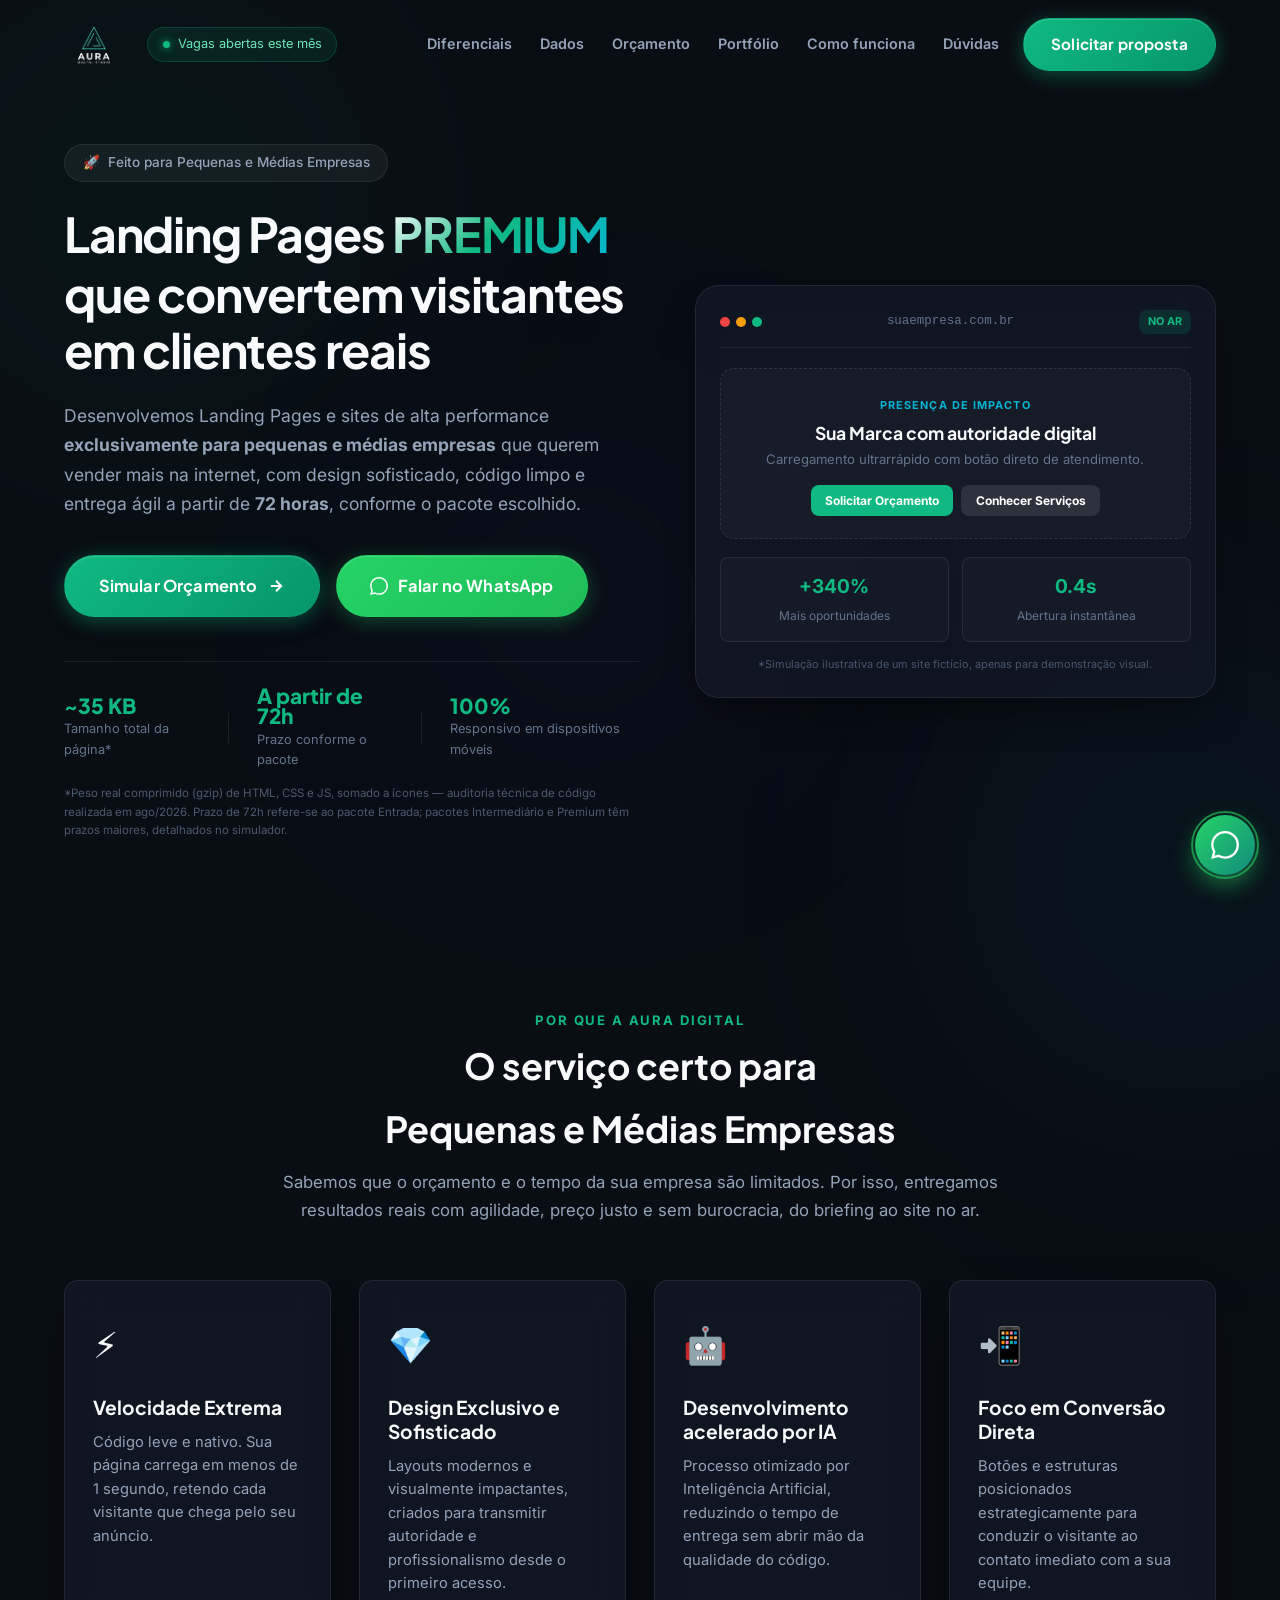
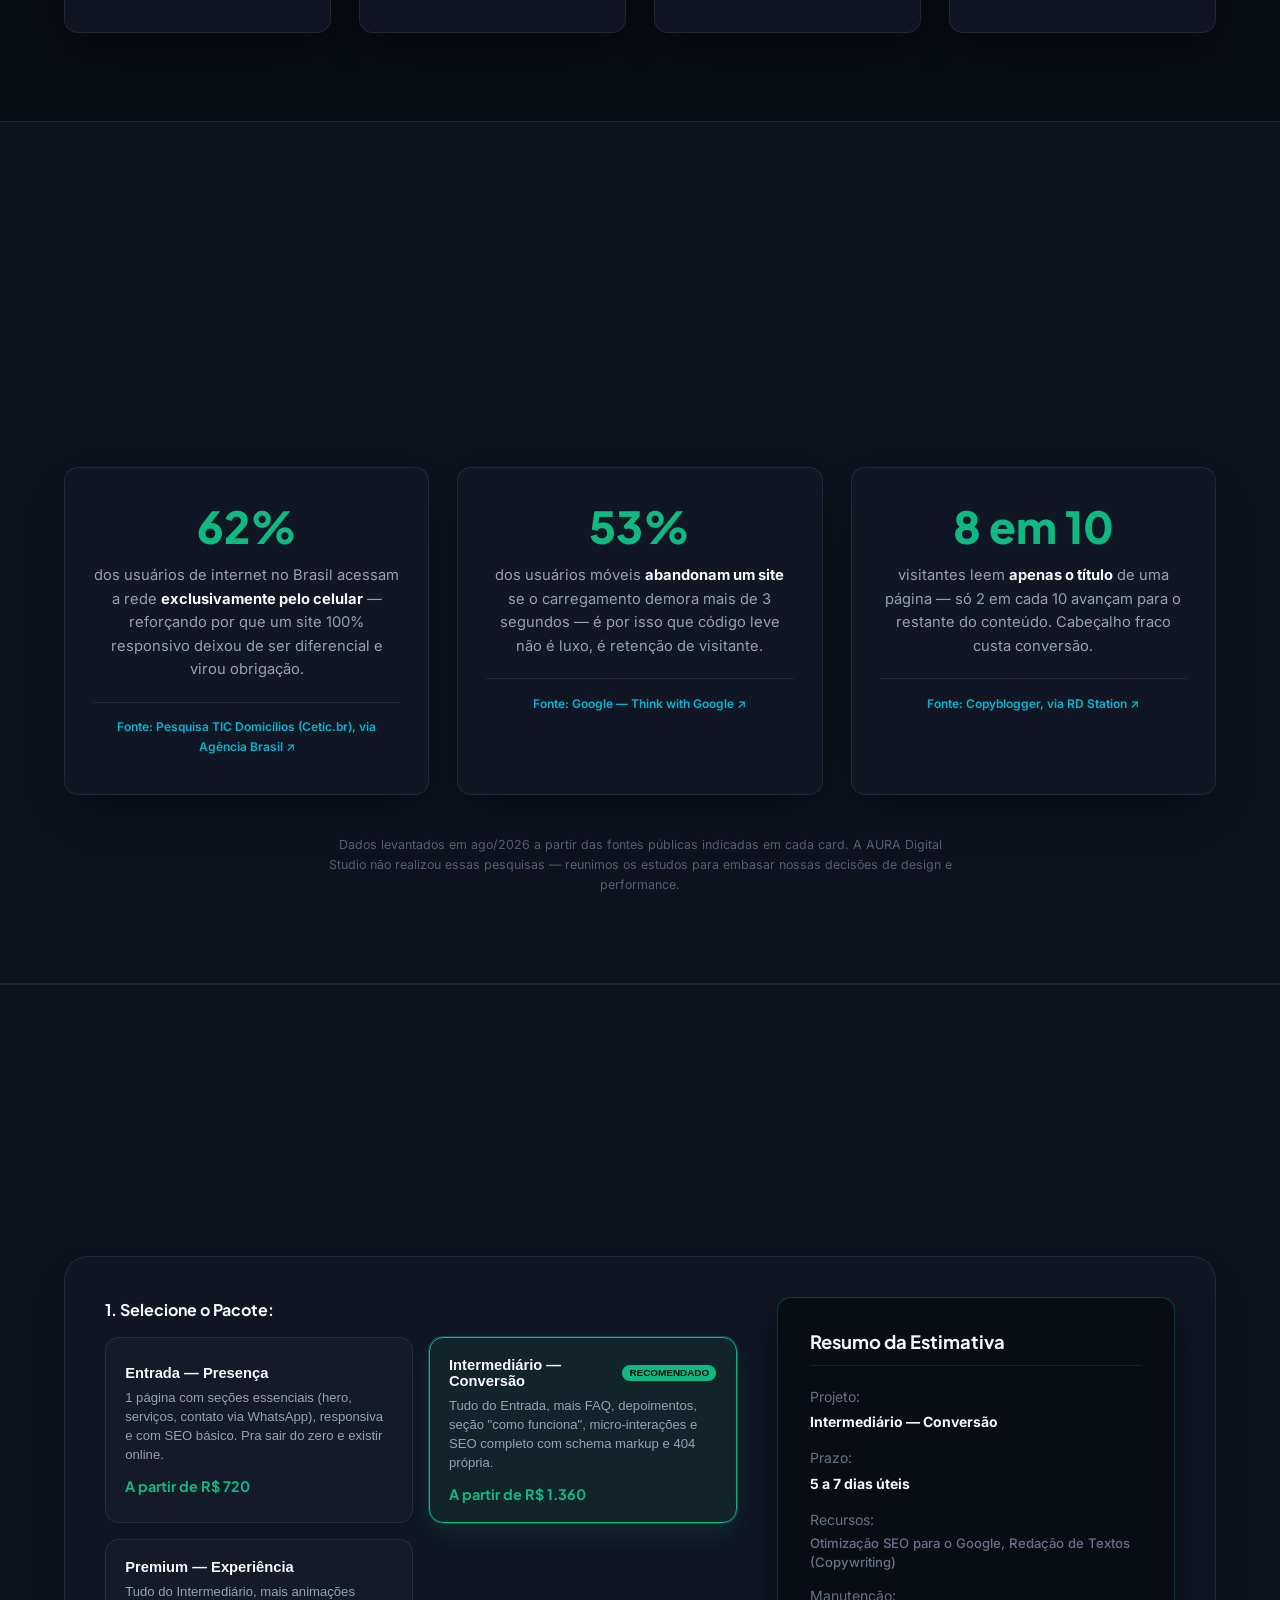
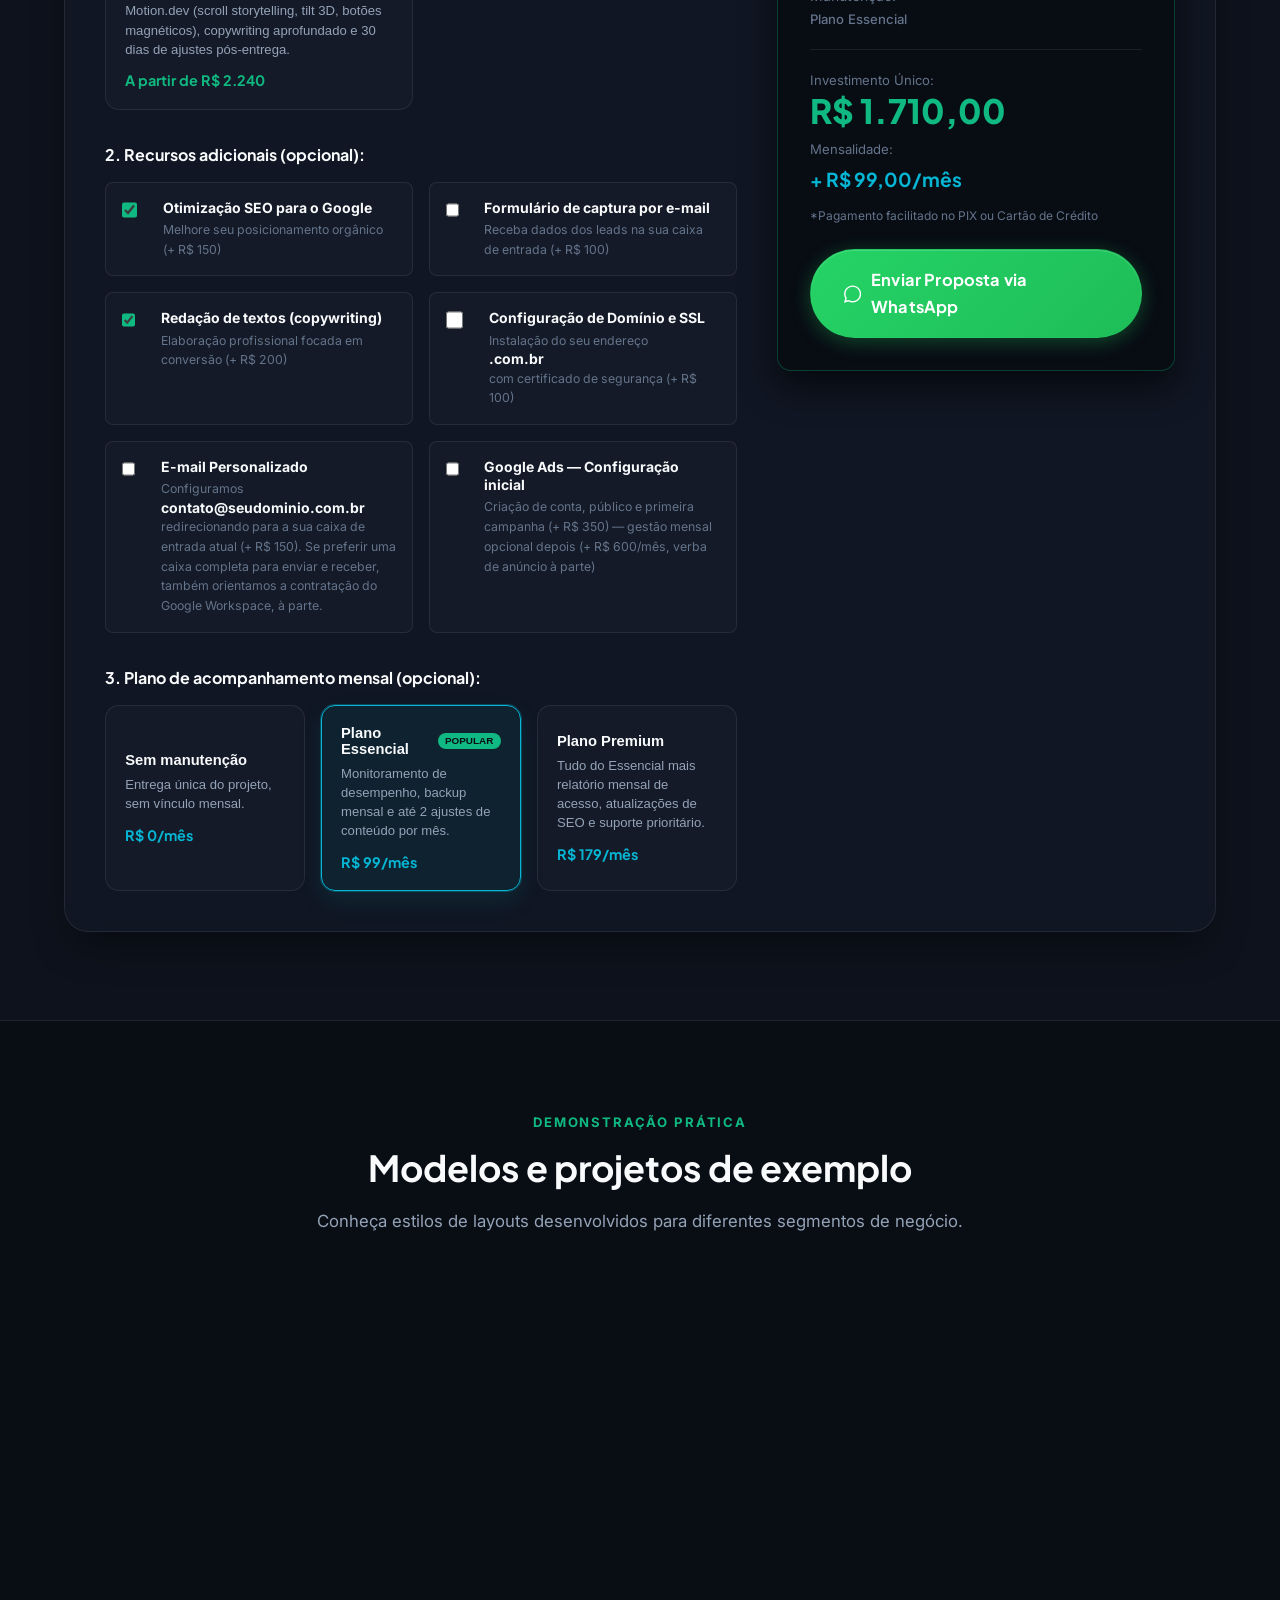
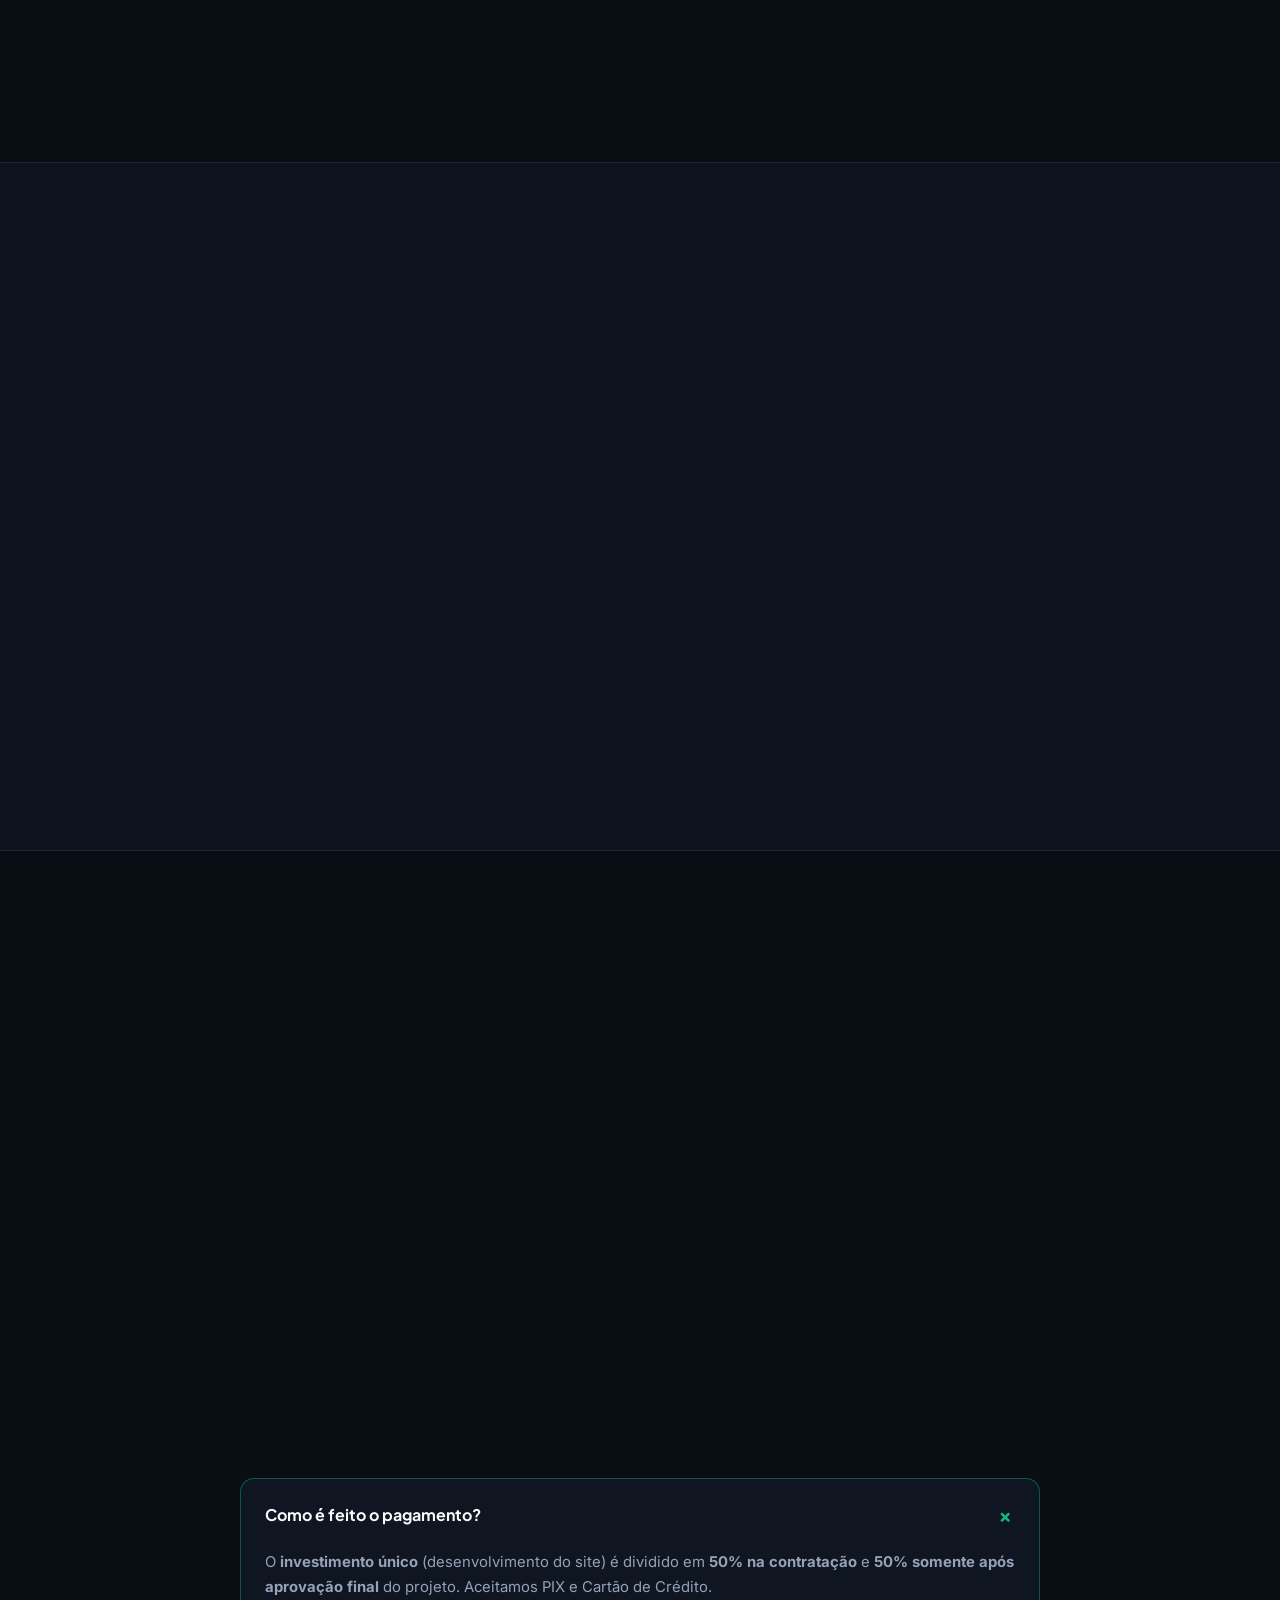
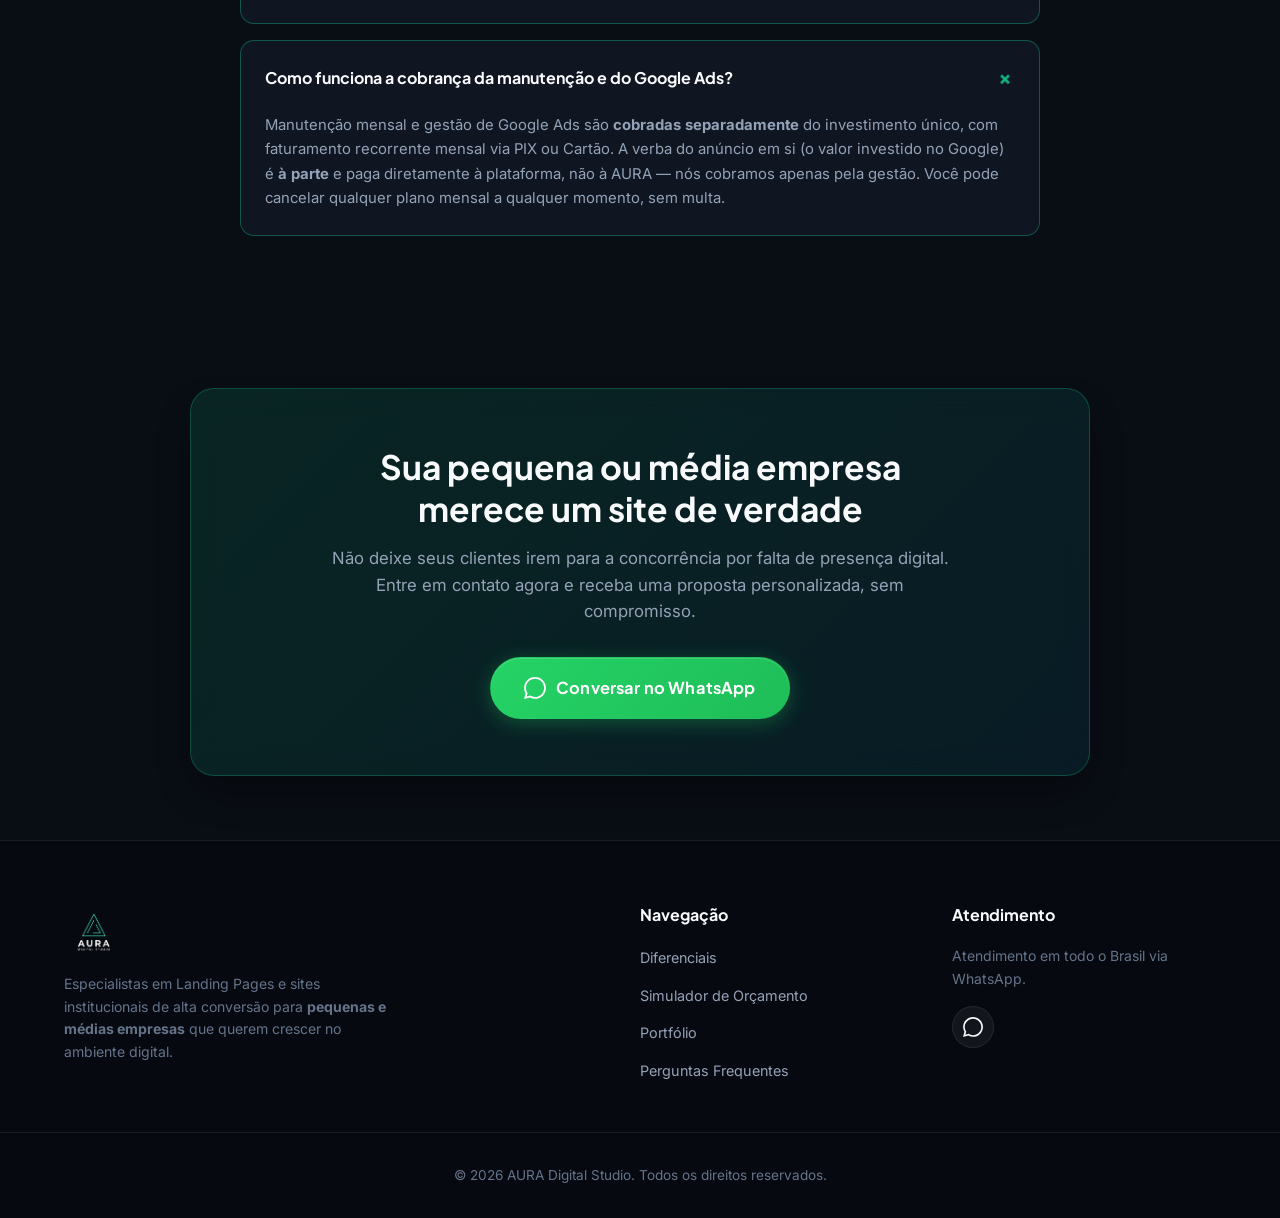
<file: index.html>
<!DOCTYPE html>
<html lang="pt-BR">

<head>
    <meta charset="UTF-8">
    <meta name="viewport" content="width=device-width, initial-scale=1.0">
    <title>AURA Digital Studio | Landing Pages & Sites de Alta Performance</title>
    <meta name="description"
        content="Desenvolvimento acelerado de Landing Pages e Sites de alta conversão para pequenas e médias empresas. Design premium e entregas a partir de 72 horas.">
    <meta name="theme-color" content="#090d14">
    <link rel="canonical" href="https://ferreirajrrr.github.io/lp-home/">
    <meta property="og:title" content="AURA Digital Studio | Sites & Landing Pages que Vendem">
    <meta property="og:description"
        content="Eleve a presença digital do seu negócio com uma Landing Page moderna, ultrarrápida e otimizada para dispositivos móveis.">
    <meta property="og:type" content="website">
    <meta property="og:url" content="https://ferreirajrrr.github.io/lp-home/">
    <meta property="og:image" content="https://ferreirajrrr.github.io/lp-home/assets/img/og-image.jpg">
    <meta property="og:image:width" content="1200">
    <meta property="og:image:height" content="630">
    <meta property="og:locale" content="pt_BR">
    <meta name="twitter:card" content="summary_large_image">
    <meta name="twitter:title" content="AURA Digital Studio | Sites & Landing Pages que Vendem">
    <meta name="twitter:description"
        content="Eleve a presença digital do seu negócio com uma Landing Page moderna, ultrarrápida e otimizada para dispositivos móveis.">
    <meta name="twitter:image" content="https://ferreirajrrr.github.io/lp-home/assets/img/og-image.jpg">
    <link rel="icon" type="image/x-icon" href="favicon.ico">
    <link rel="icon" type="image/png" sizes="32x32" href="assets/img/favicon-32x32.png">
    <link rel="icon" type="image/png" sizes="16x16" href="assets/img/favicon-16x16.png">
    <link rel="apple-touch-icon" sizes="180x180" href="assets/img/apple-touch-icon.png">
    <link rel="preconnect" href="https://fonts.googleapis.com">
    <link rel="preconnect" href="https://fonts.gstatic.com" crossorigin>
    <link
        href="https://fonts.googleapis.com/css2?family=Inter:wght@400;500&family=Plus+Jakarta+Sans:wght@700;800&display=swap"
        rel="stylesheet">
    <link rel="stylesheet" href="styles.css">
</head>

<body>

    <!-- Background Glows -->
    <div class="bg-glow bg-glow-1"></div>
    <div class="bg-glow bg-glow-2"></div>
    <div class="bg-glow bg-glow-3"></div>

    <!-- Header -->
    <header class="site-header" id="header">
        <div class="container header-container">

            <!-- Logo da Marca -->
            <a href="#" class="logo" aria-label="AURA Digital Studio">
                <img src="assets/img/logo_aura.png" alt="Logo AURA Digital Studio" class="logo-img" width="46" height="52">
            </a>

            <div class="header-status">
                <span class="status-dot"></span>
                <span class="status-text">Vagas abertas este mês</span>
            </div>

            <nav class="nav-menu" id="navMenu">
                <a href="#diferenciais" class="nav-link">Diferenciais</a>
                <a href="#dados" class="nav-link">Dados</a>
                <a href="#calculadora" class="nav-link">Orçamento</a>
                <a href="#portfolio" class="nav-link">Portfólio</a>
                <a href="#processo" class="nav-link">Como funciona</a>
                <a href="#faq" class="nav-link">Dúvidas</a>
            </nav>

            <a href="#calculadora" class="btn btn-primary nav-cta">Solicitar proposta</a>

            <button class="mobile-toggle" id="mobileToggle" aria-label="Abrir Menu">
                <span></span><span></span><span></span>
            </button>
        </div>
    </header>

    <main>
        <!-- ===================== HERO ===================== -->
        <section class="hero-section" id="hero">
            <div class="container hero-grid">
                <div class="hero-content">
                    <div class="pill-badge magnetic">
                        <span class="pill-icon">🚀</span>
                        <span>Feito para Pequenas e Médias Empresas</span>
                    </div>

                    <h1 class="hero-title">
                        Landing Pages <span class="gradient-text">PREMIUM</span><br>
                        que convertem visitantes<br>em clientes reais
                    </h1>

                    <p class="hero-subtitle">
                        Desenvolvemos Landing Pages e sites de alta performance <strong>exclusivamente para pequenas e
                            médias empresas</strong> que querem vender mais na internet, com design sofisticado, código
                        limpo e entrega ágil a partir de <strong>72 horas</strong>, conforme o pacote escolhido.
                    </p>

                    <div class="hero-actions">
                        <a href="#calculadora" class="btn btn-primary btn-lg magnetic">
                            <span>Simular Orçamento</span>
                            <svg width="18" height="18" viewBox="0 0 24 24" fill="none" stroke="currentColor"
                                stroke-width="2.5">
                                <path d="M5 12h14M12 5l7 7-7 7" />
                            </svg>
                        </a>
                        <a href="https://wa.me/5585981562086?text=Ol%C3%A1!%20Gostaria%20de%20solicitar%20uma%20proposta%20de%20desenvolvimento%20de%20site."
                            target="_blank" rel="noopener" class="btn btn-whatsapp btn-lg magnetic">
                            <svg width="18" height="18" viewBox="0 0 24 24" fill="currentColor">
                                <path
                                    d="M.057 24l1.687-6.163c-1.041-1.804-1.588-3.849-1.587-5.946.003-6.556 5.338-11.891 11.893-11.891 3.181.001 6.167 1.24 8.413 3.488 2.245 2.248 3.481 5.236 3.48 8.414-.003 6.557-5.338 11.892-11.893 11.892-1.99-.001-3.951-.5-5.688-1.448l-6.305 1.654zm6.597-3.807c1.676.995 3.276 1.591 5.392 1.592 5.448 0 9.886-4.434 9.889-9.885.002-5.462-4.415-9.89-9.881-9.892-5.452 0-9.887 4.434-9.889 9.884-.001 2.225.651 3.891 1.746 5.634l-.999 3.648 3.742-.981z" />
                            </svg>
                            <span>Falar no WhatsApp</span>
                        </a>
                    </div>

                    <div class="hero-metrics">
                        <div class="metric-item">
                            <span class="metric-value">~35 KB</span>
                            <span class="metric-label">Tamanho total da página*</span>
                        </div>
                        <div class="metric-divider"></div>
                        <div class="metric-item">
                            <span class="metric-value">A partir de 72h</span>
                            <span class="metric-label">Prazo conforme o pacote</span>
                        </div>
                        <div class="metric-divider"></div>
                        <div class="metric-item">
                            <span class="metric-value">100%</span>
                            <span class="metric-label">Responsivo em dispositivos móveis</span>
                        </div>
                    </div>
                    <p class="metrics-footnote">*Peso real comprimido (gzip) de HTML, CSS e JS, somado a ícones — auditoria técnica de código realizada em ago/2026. Prazo de 72h refere-se ao pacote Entrada; pacotes Intermediário e Premium têm prazos maiores, detalhados no simulador.</p>
                </div>

                <!-- Hero Mockup -->
                <div class="hero-visual" id="heroVisual">
                    <div class="glass-card hero-preview-card" id="heroCard">
                        <div class="card-header-bar">
                            <div class="window-dots">
                                <span class="dot red"></span>
                                <span class="dot yellow"></span>
                                <span class="dot green"></span>
                            </div>
                            <div class="window-title">suaempresa.com.br</div>
                            <div class="window-badge">NO AR</div>
                        </div>
                        <div class="card-preview-body">
                            <div class="preview-hero-mock">
                                <div class="mock-tag">PRESENÇA DE IMPACTO</div>
                                <h3>Sua Marca com autoridade digital</h3>
                                <p>Carregamento ultrarrápido com botão direto de atendimento.</p>
                                <div class="mock-btn-group">
                                    <div class="mock-btn primary">Solicitar Orçamento</div>
                                    <div class="mock-btn secondary">Conhecer Serviços</div>
                                </div>
                            </div>
                            <div class="preview-metrics-grid">
                                <div class="mini-stat">
                                    <span class="stat-number">+340%</span>
                                    <span class="stat-text">Mais oportunidades</span>
                                </div>
                                <div class="mini-stat">
                                    <span class="stat-number">0.4s</span>
                                    <span class="stat-text">Abertura instantânea</span>
                                </div>
                            </div>
                            <p class="mock-disclaimer">*Simulação ilustrativa de um site fictício, apenas para demonstração visual.</p>
                        </div>
                    </div>
                </div>
            </div>
        </section>

        <!-- ===================== DIFERENCIAIS ===================== -->
        <section class="section" id="diferenciais">
            <div class="container">
                <div class="section-header text-center">
                    <span class="section-subtitle">POR QUE A AURA DIGITAL</span>
                    <h2 class="section-title">O serviço certo para </h2>
                    <h2 class="section-title">Pequenas e Médias Empresas</h2>
                    <p class="section-desc">Sabemos que o orçamento e o tempo da sua empresa são limitados. Por isso,
                        entregamos resultados reais com agilidade, preço justo e sem burocracia, do briefing ao site no
                        ar.</p>
                </div>
                <div class="features-grid">
                    <div class="glass-card feature-card tilt-card">
                        <div class="feature-icon">⚡</div>
                        <h3>Velocidade Extrema</h3>
                        <p>Código leve e nativo. Sua página carrega em menos de 1 segundo, retendo cada visitante que
                            chega pelo seu anúncio.</p>
                    </div>
                    <div class="glass-card feature-card tilt-card">
                        <div class="feature-icon">💎</div>
                        <h3>Design Exclusivo e Sofisticado</h3>
                        <p>Layouts modernos e visualmente impactantes, criados para transmitir autoridade e
                            profissionalismo desde o primeiro acesso.</p>
                    </div>
                    <div class="glass-card feature-card tilt-card">
                        <div class="feature-icon">🤖</div>
                        <h3>Desenvolvimento acelerado por IA</h3>
                        <p>Processo otimizado por Inteligência Artificial, reduzindo o tempo de entrega sem abrir mão da
                            qualidade do código.</p>
                    </div>
                    <div class="glass-card feature-card tilt-card">
                        <div class="feature-icon">📲</div>
                        <h3>Foco em Conversão Direta</h3>
                        <p>Botões e estruturas posicionados estrategicamente para conduzir o visitante ao contato
                            imediato com a sua equipe.</p>
                    </div>
                </div>
            </div>
        </section>

        <!-- ===================== POR QUE TER UMA LANDING PAGE (DADOS) ===================== -->
        <section class="section section-dark" id="dados">
            <div class="container">
                <div class="section-header text-center">
                    <span class="section-subtitle">NÚMEROS QUE JUSTIFICAM O INVESTIMENTO</span>
                    <h2 class="section-title">Por que sua empresa precisa de uma Landing Page</h2>
                    <p class="section-desc">Não é só opinião nossa. São dados de pesquisas e estudos publicados sobre
                        comportamento do usuário na internet.</p>
                </div>
                <div class="stats-grid">
                    <div class="glass-card stat-card">
                        <span class="stat-figure">62%</span>
                        <p class="stat-desc">dos usuários de internet no Brasil acessam a rede <strong>exclusivamente
                                pelo celular</strong> — reforçando por que um site 100% responsivo deixou de ser
                            diferencial e virou obrigação.</p>
                        <a href="https://agenciabrasil.ebc.com.br/geral/noticia/2023-05/apenas-37-de-quem-usa-internet-somente-no-celular-checam-informacoes"
                            target="_blank" rel="noopener" class="stat-source">Fonte: Pesquisa TIC Domicílios
                            (Cetic.br), via Agência Brasil ↗</a>
                    </div>
                    <div class="glass-card stat-card">
                        <span class="stat-figure">53%</span>
                        <p class="stat-desc">dos usuários móveis <strong>abandonam um site</strong> se o carregamento
                            demora mais de 3 segundos — é por isso que código leve não é luxo, é retenção de
                            visitante.</p>
                        <a href="https://www.thinkwithgoogle.com/marketing-strategies/app-and-mobile/mobile-page-speed-new-industry-benchmarks/"
                            target="_blank" rel="noopener" class="stat-source">Fonte: Google — Think with Google
                            ↗</a>
                    </div>
                    <div class="glass-card stat-card">
                        <span class="stat-figure">8 em 10</span>
                        <p class="stat-desc">visitantes leem <strong>apenas o título</strong> de uma página — só 2 em
                            cada 10 avançam para o restante do conteúdo. Cabeçalho fraco custa conversão.</p>
                        <a href="https://www.rdstation.com/blog/marketing/o-que-e-landing-page/" target="_blank"
                            rel="noopener" class="stat-source">Fonte: Copyblogger, via RD Station ↗</a>
                    </div>
                </div>
                <p class="stats-footnote">Dados levantados em ago/2026 a partir das fontes públicas indicadas em cada
                    card. A AURA Digital Studio não realizou essas pesquisas — reunimos os estudos para embasar
                    nossas decisões de design e performance.</p>
            </div>
        </section>

        <!-- ===================== CALCULADORA ===================== -->
        <section class="section section-dark" id="calculadora">
            <div class="container">
                <div class="section-header text-center">
                    <span class="section-subtitle">TRANSPARÊNCIA E FACILIDADE</span>
                    <h2 class="section-title">Simulador de Investimento em Tempo Real</h2>
                    <p class="section-desc">Selecione as opções do seu projeto e confira a estimativa de valor e prazo
                        instantaneamente.</p>
                </div>

                <div class="glass-card calculator-wrapper">
                    <div class="calculator-steps">

                        <!-- Passo 1 -->
                        <div class="calc-group">
                            <label class="calc-label">1. Selecione o Pacote:</label>
                            <div class="options-grid" id="typeOptions">
                                <button type="button" class="option-card" data-type="entrada" data-price="720"
                                    data-time="3 a 4 dias úteis">
                                    <div class="option-header">
                                        <span class="option-title">Entrada — Presença</span>
                                    </div>
                                    <p class="option-desc">1 página com seções essenciais (hero, serviços, contato
                                        via WhatsApp), responsiva e com SEO básico. Pra sair do zero e existir
                                        online.</p>
                                    <span class="option-price">A partir de R$ 720</span>
                                </button>
                                <button type="button" class="option-card active" data-type="intermediario"
                                    data-price="1360" data-time="5 a 7 dias úteis">
                                    <div class="option-header">
                                        <span class="option-title">Intermediário — Conversão</span>
                                        <span class="option-badge">Recomendado</span>
                                    </div>
                                    <p class="option-desc">Tudo do Entrada, mais FAQ, depoimentos, seção "como
                                        funciona", micro-interações e SEO completo com schema markup e 404 própria.</p>
                                    <span class="option-price">A partir de R$ 1.360</span>
                                </button>
                                <button type="button" class="option-card" data-type="premium" data-price="2240"
                                    data-time="7 a 10 dias úteis">
                                    <div class="option-header">
                                        <span class="option-title">Premium — Experiência</span>
                                    </div>
                                    <p class="option-desc">Tudo do Intermediário, mais animações Motion.dev (scroll
                                        storytelling, tilt 3D, botões magnéticos), copywriting aprofundado e 30 dias
                                        de ajustes pós-entrega.</p>
                                    <span class="option-price">A partir de R$ 2.240</span>
                                </button>
                            </div>
                        </div>

                        <!-- Passo 2 -->
                        <div class="calc-group">
                            <label class="calc-label">2. Recursos adicionais (opcional):</label>
                            <div class="addons-grid" id="addonOptions">
                                <label class="addon-checkbox">
                                    <input type="checkbox" value="seo" data-name="Otimização SEO para o Google"
                                        data-price="150" checked>
                                    <span class="checkmark"></span>
                                    <span class="addon-info">
                                        <strong>Otimização SEO para o Google</strong>
                                        <small>Melhore seu posicionamento orgânico (+ R$ 150)</small>
                                    </span>
                                </label>
                                <label class="addon-checkbox">
                                    <input type="checkbox" value="form" data-name="Formulário de Captura por E-mail"
                                        data-price="100">
                                    <span class="checkmark"></span>
                                    <span class="addon-info">
                                        <strong>Formulário de captura por e-mail</strong>
                                        <small>Receba dados dos leads na sua caixa de entrada (+ R$ 100)</small>
                                    </span>
                                </label>
                                <label class="addon-checkbox">
                                    <input type="checkbox" value="copy" data-name="Redação de Textos (Copywriting)"
                                        data-price="200" checked>
                                    <span class="checkmark"></span>
                                    <span class="addon-info">
                                        <strong>Redação de textos (copywriting)</strong>
                                        <small>Elaboração profissional focada em conversão (+ R$ 200)</small>
                                    </span>
                                </label>
                                <label class="addon-checkbox">
                                    <input type="checkbox" value="domain" data-name="Configuração de Domínio e SSL"
                                        data-price="100">
                                    <span class="checkmark"></span>
                                    <span class="addon-info">
                                        <strong>Configuração de Domínio e SSL</strong>
                                        <small>Instalação do seu endereço <strong>.com.br</strong> com certificado de segurança (+ R$
                                            100)</small>
                                    </span>
                                </label>
                                <label class="addon-checkbox">
                                    <input type="checkbox" value="email" data-name="E-mail Personalizado"
                                        data-price="150">
                                    <span class="checkmark"></span>
                                    <span class="addon-info">
                                        <strong>E-mail Personalizado</strong>
                                        <small>Configuramos <strong>contato@seudominio.com.br</strong> redirecionando
                                            para a sua caixa de entrada atual (+ R$ 150). Se preferir uma caixa
                                            completa para enviar e receber, também orientamos a contratação do
                                            Google Workspace, à parte.</small>
                                    </span>
                                </label>
                                <label class="addon-checkbox">
                                    <input type="checkbox" value="ads" data-name="Configuração de Google Ads"
                                        data-price="350" data-monthly="600" data-monthly-name="Gestão mensal Google Ads">
                                    <span class="checkmark"></span>
                                    <span class="addon-info">
                                        <strong>Google Ads — Configuração inicial</strong>
                                        <small>Criação de conta, público e primeira campanha (+ R$ 350) — gestão
                                            mensal opcional depois (+ R$ 600/mês, verba de anúncio à parte)</small>
                                    </span>
                                </label>
                            </div>
                        </div>

                        <!-- Passo 3: Manutenção Mensal -->
                        <div class="calc-group">
                            <label class="calc-label">3. Plano de acompanhamento mensal (opcional):</label>
                            <div class="maintenance-options" id="maintenanceOptions">
                                <button type="button" class="maintenance-card" data-plan="none" data-m-price="0"
                                    data-m-name="Sem plano mensal">
                                    <div class="m-header">
                                        <span class="m-title">Sem manutenção</span>
                                    </div>
                                    <p class="m-desc">Entrega única do projeto, sem vínculo mensal.</p>
                                    <span class="m-price">R$ 0/mês</span>
                                </button>
                                <button type="button" class="maintenance-card active" data-plan="essencial"
                                    data-m-price="99" data-m-name="Plano Essencial">
                                    <div class="m-header">
                                        <span class="m-title">Plano Essencial</span>
                                        <span class="option-badge">Popular</span>
                                    </div>
                                    <p class="m-desc">Monitoramento de desempenho, backup mensal e até 2 ajustes de
                                        conteúdo por mês.</p>
                                    <span class="m-price">R$ 99/mês</span>
                                </button>
                                <button type="button" class="maintenance-card" data-plan="premium" data-m-price="179"
                                    data-m-name="Plano Premium">
                                    <div class="m-header">
                                        <span class="m-title">Plano Premium</span>
                                    </div>
                                    <p class="m-desc">Tudo do Essencial mais relatório mensal de acesso, atualizações de
                                        SEO e suporte prioritário.</p>
                                    <span class="m-price">R$ 179/mês</span>
                                </button>
                            </div>
                        </div>

                    </div>

                    <!-- Summary -->
                    <div class="calculator-summary">
                        <div class="summary-card">
                            <h3>Resumo da Estimativa</h3>
                            <div class="summary-details">
                                <div class="summary-row">
                                    <span>Projeto:</span>
                                    <strong id="selectedTypeName">Intermediário — Conversão</strong>
                                </div>
                                <div class="summary-row">
                                    <span>Prazo:</span>
                                    <strong id="estimatedTime">5 a 7 dias úteis</strong>
                                </div>
                                <div class="summary-row">
                                    <span>Recursos:</span>
                                    <span id="selectedAddonsList" class="addons-list-badge">SEO para Google,
                                        Copywriting</span>
                                </div>
                                <div class="summary-row">
                                    <span>Manutenção:</span>
                                    <span id="selectedMaintenance" class="addons-list-badge">Plano Essencial</span>
                                </div>
                            </div>
                            <div class="summary-divider"></div>
                            <div class="summary-total">
                                <div class="total-row">
                                    <span>Investimento Único:</span>
                                    <div class="total-price" id="totalPriceDisplay">R$ 1.710,00</div>
                                </div>
                                <div class="total-row monthly" id="monthlyRow">
                                    <span>Mensalidade:</span>
                                    <div class="monthly-price" id="monthlyPriceDisplay">+ R$ 99/mês</div>
                                </div>
                                <small>*Pagamento facilitado no PIX ou Cartão de Crédito</small>
                            </div>
                            <a href="#" id="calcSendWhatsapp" target="_blank" rel="noopener"
                                class="btn btn-whatsapp btn-block btn-lg">
                                <svg width="18" height="18" viewBox="0 0 24 24" fill="currentColor">
                                    <path
                                        d="M.057 24l1.687-6.163c-1.041-1.804-1.588-3.849-1.587-5.946.003-6.556 5.338-11.891 11.893-11.891 3.181.001 6.167 1.24 8.413 3.488 2.245 2.248 3.481 5.236 3.48 8.414-.003 6.557-5.338 11.892-11.893 11.892-1.99-.001-3.951-.5-5.688-1.448l-6.305 1.654zm6.597-3.807c1.676.995 3.276 1.591 5.392 1.592 5.448 0 9.886-4.434 9.889-9.885.002-5.462-4.415-9.89-9.881-9.892-5.452 0-9.887 4.434-9.889 9.884-.001 2.225.651 3.891 1.746 5.634l-.999 3.648 3.742-.981z" />
                                </svg>
                                <span>Enviar Proposta via WhatsApp</span>
                            </a>
                        </div>
                    </div>
                </div>
            </div>
        </section>

        <!-- ===================== PORTFÓLIO ===================== -->
        <section class="section" id="portfolio">
    <div class="container">
        <div class="section-header text-center">
            <span class="section-subtitle">DEMONSTRAÇÃO PRÁTICA</span>
            <h2 class="section-title">Modelos e projetos de exemplo</h2>
            <p class="section-desc">Conheça estilos de layouts desenvolvidos para diferentes segmentos de negócio.</p>
        </div>
        <div class="portfolio-grid">
            
            <a href="https://ferreirajrrr.github.io/.exemplo1/" target="_blank" rel="noopener noreferrer" class="glass-card portfolio-card tilt-card" style="text-decoration: none; color: inherit;">
                <div class="portfolio-thumb thumb-clinica">
                    <span class="project-category">Saúde & Bem-Estar</span>
                </div>
                <div class="portfolio-body">
                    <h3>Clínicas e Consultórios</h3>
                    <p>Landing page médica desenvolvida para gerar agendamentos rápidos com visual acolhedor e seguro.</p>
                    <div class="tech-tags">
                        <span class="tag">HTML5</span>
                        <span class="tag">CSS3</span>
                        <span class="tag">WhatsApp API</span>
                    </div>
                </div>
            </a>

            <a href="https://ferreirajrrr.github.io/.exemplo2/" target="_blank" rel="noopener noreferrer" class="glass-card portfolio-card tilt-card" style="text-decoration: none; color: inherit;">
                <div class="portfolio-thumb thumb-portfolio">
                    <span class="project-category">Serviços & Consultoria</span>
                </div>
                <div class="portfolio-body">
                    <h3>Prestadores de Serviço</h3>
                    <p>Estrutura voltada a advogados, corretores e consultores que buscam consolidar autoridade e gerar orçamentos.</p>
                    <div class="tech-tags">
                        <span class="tag">HTML5</span>
                        <span class="tag">Glassmorphism</span>
                        <span class="tag">JS Interativo</span>
                    </div>
                </div>
            </a>

            <a href="https://ferreirajrrr.github.io/.exemplo3/" target="_blank" rel="noopener noreferrer" class="glass-card portfolio-card tilt-card" style="text-decoration: none; color: inherit;">
                <div class="portfolio-thumb thumb-mkt">
                    <span class="project-category">Negócios & Comércio Local</span>
                </div>
                <div class="portfolio-body">
                    <h3>Empresas & Comércio Local</h3>
                    <p>Página com foco em conversão local, apresentação de produtos e serviços, além de contato facilitado.</p>
                    <div class="tech-tags">
                        <span class="tag">HTML5</span>
                        <span class="tag">CSS Grid</span>
                        <span class="tag">Copywriting</span>
                    </div>
                </div>
            </a>

        </div>
    </div>
</section>
        <!-- ===================== PROCESSO ===================== -->
        <section class="section section-dark" id="processo">
            <div class="container">
                <div class="section-header text-center">
                    <span class="section-subtitle">SIMPLES COMO DEVE SER</span>
                    <h2 class="section-title">Processo 100% pensado para PMEs</h2>
                    <p class="section-desc">Sabemos que você não tem tempo a perder, por isso o processo é direto, sem
                        reuniões intermináveis. Do briefing ao site publicado em três etapas, com prazo a partir de 72
                        horas conforme o pacote escolhido.</p>
                </div>
                <div class="process-steps">
                    <div class="process-step-card">
                        <div class="step-number">01</div>
                        <h3>Briefing rápido</h3>
                        <p>Alinhamos via WhatsApp os objetivos do seu negócio, ofertas principais e o estilo visual que
                            melhor representa a sua marca.</p>
                    </div>
                    <div class="process-step-card">
                        <div class="step-number">02</div>
                        <h3>Desenvolvimento & Aprovação</h3>
                        <p>Criamos a página em código limpo e apresentamos o link de prévia dentro do prazo acordado
                            para você revisar e aprovar.</p>
                    </div>
                    <div class="process-step-card">
                        <div class="step-number">03</div>
                        <h3>Publicação & Divulgação</h3>
                        <p>Configuramos o seu domínio próprio e colocamos o site no ar, pronto para receber
                            visitas e gerar contatos.</p>
                    </div>
                </div>
            </div>
        </section>

        <!-- ===================== FAQ ===================== -->
        <section class="section" id="faq">
            <div class="container">
                <div class="section-header text-center">
                    <span class="section-subtitle">TIRA DÚVIDAS</span>
                    <h2 class="section-title">Perguntas Frequentes</h2>
                    <p class="section-desc">Esclareça as principais dúvidas antes de iniciar o seu projeto conosco.</p>
                </div>
                <div class="faq-accordion">
                    <div class="faq-item">
                        <button class="faq-question">
                            <span>Qual é o prazo de entrega da Landing Page?</span>
                            <span class="faq-icon">+</span>
                        </button>
                        <div class="faq-answer">
                            <p>Depende do pacote escolhido: o pacote <strong>Entrada</strong> sai em <strong>3 a 4
                                    dias úteis</strong>, o <strong>Intermediário</strong> em <strong>5 a 7 dias
                                    úteis</strong> e o <strong>Premium</strong> (com animações e copywriting mais
                                aprofundado) em <strong>7 a 10 dias úteis</strong> — sempre após o recebimento das
                                informações do seu negócio. Você confere o prazo exato de cada pacote no simulador
                                acima.</p>
                        </div>
                    </div>
                    <div class="faq-item">
                        <button class="faq-question">
                            <span>Preciso contratar domínio e hospedagem antes?</span>
                            <span class="faq-icon">+</span>
                        </button>
                        <div class="faq-answer">
                            <p>Não se preocupe com isso agora. Orientamos você no processo de registro do domínio e realizamos toda a configuração de publicação.</p>
                        </div>
                    </div>
                    <div class="faq-item">
                        <button class="faq-question">
                            <span>O site funcionará bem em aparelhos celulares?</span>
                            <span class="faq-icon">+</span>
                        </button>
                        <div class="faq-answer">
                            <p>Sim. Todos os projetos são desenvolvidos com o conceito <strong>Mobile First</strong>,
                                garantindo navegação rápida, botões acessíveis e boa leitura em qualquer tamanho de
                                tela.</p>
                        </div>
                    </div>
                    <div class="faq-item">
                        <button class="faq-question">
                            <span>O que inclui o plano de manutenção mensal?</span>
                            <span class="faq-icon">+</span>
                        </button>
                        <div class="faq-answer">
                            <p>Os planos mensais incluem monitoramento de desempenho, backup regular do conteúdo,
                                ajustes de texto e imagem conforme o plano contratado. O plano Premium adiciona
                                relatórios de acesso e suporte prioritário.</p>
                        </div>
                    </div>
                    <div class="faq-item">
                        <button class="faq-question">
                            <span>Como é feito o pagamento?</span>
                            <span class="faq-icon">+</span>
                        </button>
                        <div class="faq-answer">
                            <p>O <strong>investimento único</strong> (desenvolvimento do site) é dividido em
                                <strong>50% na contratação</strong> e <strong>50% somente após aprovação final</strong>
                                do projeto. Aceitamos PIX e Cartão de Crédito.</p>
                        </div>
                    </div>
                    <div class="faq-item">
                        <button class="faq-question">
                            <span>Como funciona a cobrança da manutenção e do Google Ads?</span>
                            <span class="faq-icon">+</span>
                        </button>
                        <div class="faq-answer">
                            <p>Manutenção mensal e gestão de Google Ads são <strong>cobradas separadamente</strong> do
                                investimento único, com faturamento recorrente mensal via PIX ou Cartão. A verba do
                                anúncio em si (o valor investido no Google) é <strong>à parte</strong> e paga
                                diretamente à plataforma, não à AURA — nós cobramos apenas pela gestão. Você pode
                                cancelar qualquer plano mensal a qualquer momento, sem multa.</p>
                        </div>
                    </div>
                </div>
            </div>
        </section>

        <!-- ===================== CTA FINAL ===================== -->
        <section class="section section-cta">
            <div class="container text-center">
                <div class="glass-card cta-banner">
                    <h2>Sua pequena ou média empresa<br>merece um site de verdade</h2>
                    <p>Não deixe seus clientes irem para a concorrência por falta de presença digital.<br> Entre em contato
                        agora e receba uma proposta personalizada, sem compromisso.</p>
                    <a href="https://wa.me/5585981562086?text=Ol%C3%A1!%20Gostaria%20de%20solicitar%20um%20or%C3%A7amento%20de%20site%20para%20minha%20empresa."
                        target="_blank" rel="noopener" class="btn btn-whatsapp btn-lg magnetic">
                        <svg width="22" height="22" viewBox="0 0 24 24" fill="currentColor">
                            <path
                                d="M.057 24l1.687-6.163c-1.041-1.804-1.588-3.849-1.587-5.946.003-6.556 5.338-11.891 11.893-11.891 3.181.001 6.167 1.24 8.413 3.488 2.245 2.248 3.481 5.236 3.48 8.414-.003 6.557-5.338 11.892-11.893 11.892-1.99-.001-3.951-.5-5.688-1.448l-6.305 1.654zm6.597-3.807c1.676.995 3.276 1.591 5.392 1.592 5.448 0 9.886-4.434 9.889-9.885.002-5.462-4.415-9.89-9.881-9.892-5.452 0-9.887 4.434-9.889 9.884-.001 2.225.651 3.891 1.746 5.634l-.999 3.648 3.742-.981z" />
                        </svg>
                        <span>Conversar no WhatsApp</span>
                    </a>
                </div>
            </div>
        </section>
    </main>

    <!-- Footer -->
    <footer class="site-footer">
        <div class="container footer-content">
            <div class="footer-brand">
                <a href="#" class="logo" aria-label="AURA Digital Studio">
                    <img src="assets/img/logo_aura.png" alt="Logo AURA Digital Studio" class="logo-img" width="46" height="52">
                </a>
                <p>Especialistas em Landing Pages e sites institucionais de alta conversão para <strong>pequenas e
                        médias empresas</strong> que querem crescer no ambiente digital.</p>
            </div>
            <div class="footer-links">
                <h4>Navegação</h4>
                <ul>
                    <li><a href="#diferenciais">Diferenciais</a></li>
                    <li><a href="#calculadora">Simulador de Orçamento</a></li>
                    <li><a href="#portfolio">Portfólio</a></li>
                    <li><a href="#faq">Perguntas Frequentes</a></li>
                </ul>
            </div>
            <div class="footer-social">
                <h4>Atendimento</h4>
                <p class="contact-info">Atendimento em todo o Brasil via WhatsApp.</p>
                <div class="social-icons">
                    <a href="https://wa.me/5585981562086" target="_blank" rel="noopener" aria-label="WhatsApp">
                        <svg width="20" height="20" viewBox="0 0 24 24" fill="currentColor">
                            <path
                                d="M.057 24l1.687-6.163c-1.041-1.804-1.588-3.849-1.587-5.946.003-6.556 5.338-11.891 11.893-11.891 3.181.001 6.167 1.24 8.413 3.488 2.245 2.248 3.481 5.236 3.48 8.414-.003 6.557-5.338 11.892-11.893 11.892-1.99-.001-3.951-.5-5.688-1.448l-6.305 1.654zm6.597-3.807c1.676.995 3.276 1.591 5.392 1.592 5.448 0 9.886-4.434 9.889-9.885.002-5.462-4.415-9.89-9.881-9.892-5.452 0-9.887 4.434-9.889 9.884-.001 2.225.651 3.891 1.746 5.634l-.999 3.648 3.742-.981z" />
                        </svg>
                    </a>
                </div>
            </div>
        </div>
        <div class="footer-bottom text-center">
            <p>&copy; 2026 AURA Digital Studio. Todos os direitos reservados.</p>
        </div>
    </footer>

    <!-- Floating WhatsApp -->
    <a href="https://wa.me/5585981562086?text=Ol%C3%A1!%20Encontrei%20seu%20site%20e%20gostaria%20de%20solicitar%20um%20or%C3%A7amento."
        target="_blank" rel="noopener" class="whatsapp-float" aria-label="Contato WhatsApp">
        <span class="whatsapp-badge-pulse"></span>
        <svg width="28" height="28" viewBox="0 0 24 24" fill="currentColor">
            <path
                d="M.057 24l1.687-6.163c-1.041-1.804-1.588-3.849-1.587-5.946.003-6.556 5.338-11.891 11.893-11.891 3.181.001 6.167 1.24 8.413 3.488 2.245 2.248 3.481 5.236 3.48 8.414-.003 6.557-5.338 11.892-11.893 11.892-1.99-.001-3.951-.5-5.688-1.448l-6.305 1.654zm6.597-3.807c1.676.995 3.276 1.591 5.392 1.592 5.448 0 9.886-4.434 9.889-9.885.002-5.462-4.415-9.89-9.881-9.892-5.452 0-9.887 4.434-9.889 9.884-.001 2.225.651 3.891 1.746 5.634l-.999 3.648 3.742-.981z" />
        </svg>
        <span class="whatsapp-tooltip">Atendimento via WhatsApp</span>
    </a>

    <script src="script.js" defer></script>
</body>

</html>
</file>
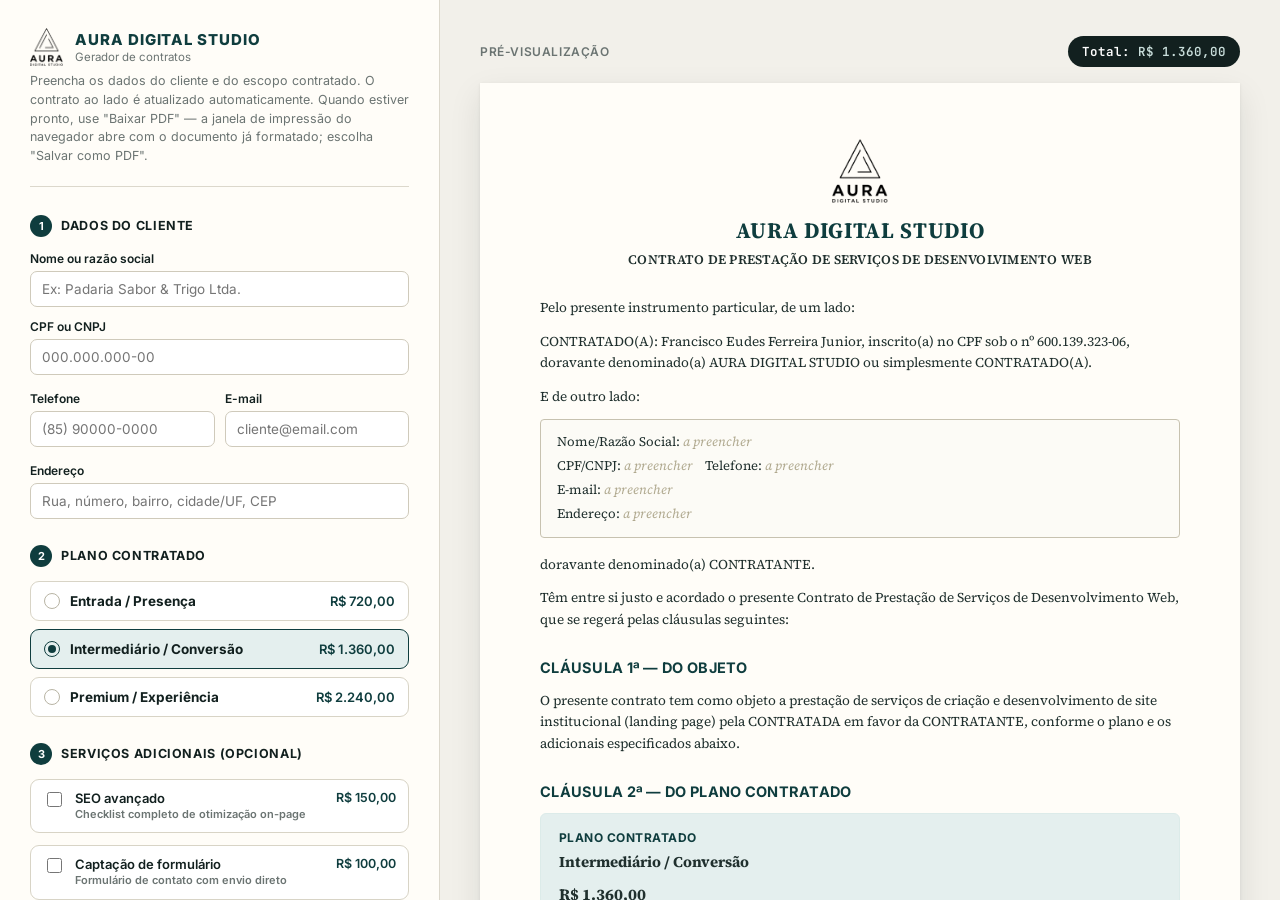
<file: gera_contrato/index.html>
<!DOCTYPE html>
<html lang="pt-BR">
<head>
<meta charset="UTF-8">
<meta name="viewport" content="width=device-width, initial-scale=1.0">
<title>AURA Digital Studio — Gerador de Contratos</title>
<link rel="preconnect" href="https://fonts.googleapis.com">
<link href="https://fonts.googleapis.com/css2?family=Source+Serif+4:opsz,wght@8..60,400;8..60,500;8..60,600;8..60,700&family=Inter:wght@400;500;600;700;800&family=JetBrains+Mono:wght@400;500&display=swap" rel="stylesheet">
<style>
  :root{
    --ink:#12201f;
    --accent:#0f3d3e;
    --accent-light:#e4efee;
    --accent-soft:#dcebe9;
    --gold:#b8934a;
    --paper:#fffdf8;
    --canvas:#f2f0ea;
    --line:#dcd8cc;
    --muted:#6b7472;
    --danger:#a4402f;
    --radius:10px;
  }
  *{box-sizing:border-box;}
  html,body{margin:0;padding:0;}
  body{
    background:var(--canvas);
    color:var(--ink);
    font-family:'Inter',sans-serif;
    -webkit-font-smoothing:antialiased;
  }

  /* ---------- LAYOUT ---------- */
  .app{
    display:grid;
    grid-template-columns:minmax(360px,440px) 1fr;
    height:100vh;
  }
  @media (max-width:980px){
    .app{grid-template-columns:1fr; height:auto;}
  }

  /* ---------- PAINEL ESQUERDO (controle) ---------- */
  .panel{
    background:var(--paper);
    border-right:1px solid var(--line);
    padding:28px 30px 24px;
    overflow-y:auto;
    height:100%;
  }
  @media (max-width:980px){ .panel{height:auto; max-height:none; border-right:none; border-bottom:1px solid var(--line);} }

  .brand{
    display:flex; align-items:center; gap:12px;
    margin-bottom:6px;
  }
  .brand svg{width:34px;height:34px;flex-shrink:0;}
  .brand img{height:38px;width:auto;flex-shrink:0;}
  .brand-text h1{
    font-size:15px; margin:0; letter-spacing:.06em; text-transform:uppercase;
    font-weight:800; color:var(--accent);
  }
  .brand-text p{margin:1px 0 0; font-size:11.5px; color:var(--muted);}

  .panel-sub{
    font-size:12.5px; color:var(--muted); margin:2px 0 28px; line-height:1.5;
    padding-bottom:20px; border-bottom:1px solid var(--line);
  }

  .step{
    margin-bottom:8px;
  }
  .step-head{
    display:flex; align-items:center; gap:9px;
    margin:26px 0 14px;
  }
  .step-num{
    width:22px;height:22px;border-radius:50%;
    background:var(--accent); color:#fff;
    font-size:11px; font-weight:700;
    display:flex; align-items:center; justify-content:center;
    flex-shrink:0;
  }
  .step-head h2{
    font-size:12.5px; margin:0; letter-spacing:.05em; text-transform:uppercase;
    font-weight:700; color:var(--ink);
  }

  label{
    display:block; font-size:12px; font-weight:600; color:var(--ink);
    margin:12px 0 5px;
  }
  label .opt{font-weight:400; color:var(--muted); text-transform:none; letter-spacing:0;}

  input[type=text], input[type=email], input[type=number], input[type=date], textarea, select{
    width:100%; padding:9px 11px; font-size:13.5px; font-family:'Inter',sans-serif;
    border:1px solid #cfcabb; border-radius:7px; background:#fff; color:var(--ink);
    transition:border-color .15s, box-shadow .15s;
  }
  input:focus, textarea:focus, select:focus{
    outline:none; border-color:var(--accent);
    box-shadow:0 0 0 3px var(--accent-light);
  }
  textarea{resize:vertical; min-height:56px;}

  .row2{display:grid; grid-template-columns:1fr 1fr; gap:10px;}

  /* Plan cards */
  .plan-cards{display:flex; flex-direction:column; gap:8px; margin-top:6px;}
  .plan-card{
    border:1.5px solid #d8d4c6; border-radius:9px; padding:11px 13px;
    cursor:pointer; display:flex; justify-content:space-between; align-items:center;
    transition:border-color .15s, background .15s;
    background:#fff;
  }
  .plan-card:hover{border-color:var(--accent);}
  .plan-card.active{
    border-color:var(--accent); background:var(--accent-light);
  }
  .plan-card .pc-name{font-size:13.5px; font-weight:700;}
  .plan-card .pc-price{font-size:13px; font-weight:600; color:var(--accent);}
  .plan-card .pc-radio{
    width:16px;height:16px;border-radius:50%;border:1.5px solid #b8b4a4;
    display:inline-block; margin-right:10px; position:relative; flex-shrink:0;
  }
  .plan-card.active .pc-radio{border-color:var(--accent);}
  .plan-card.active .pc-radio::after{
    content:''; position:absolute; inset:3px; background:var(--accent); border-radius:50%;
  }
  .pc-left{display:flex; align-items:center;}

  /* Addon checkboxes */
  .addon{
    display:flex; align-items:flex-start; gap:10px;
    border:1.5px solid #d8d4c6; border-radius:9px; padding:10px 12px; margin-bottom:8px;
    cursor:pointer; background:#fff; transition:border-color .15s, background .15s;
  }
  .addon:hover{border-color:var(--accent);}
  .addon.active{border-color:var(--accent); background:var(--accent-light);}
  .addon input{margin-top:2px; accent-color:var(--accent); width:15px; height:15px; flex-shrink:0;}
  .addon-txt{flex:1;}
  .addon-txt .a-name{font-size:13px; font-weight:600;}
  .addon-txt .a-desc{font-size:11px; color:var(--muted); margin-top:1px; line-height:1.4;}
  .addon-price{font-size:12.5px; font-weight:600; color:var(--accent); white-space:nowrap;}

  /* Toggle */
  .toggle-row{
    display:flex; align-items:center; justify-content:space-between;
    border:1.5px solid #d8d4c6; border-radius:9px; padding:11px 13px; margin-top:8px;
    background:#fff;
  }
  .toggle-row .t-label{font-size:13px; font-weight:600;}
  .toggle-row .t-desc{font-size:11px; color:var(--muted); margin-top:1px;}
  .switch{
    position:relative; width:38px; height:22px; flex-shrink:0; margin-left:10px;
  }
  .switch input{opacity:0; width:0; height:0;}
  .slider{
    position:absolute; cursor:pointer; inset:0; background:#cfcabb; border-radius:22px;
    transition:.15s;
  }
  .slider::before{
    content:''; position:absolute; width:16px; height:16px; left:3px; top:3px;
    background:#fff; border-radius:50%; transition:.15s;
  }
  .switch input:checked + .slider{background:var(--accent);}
  .switch input:checked + .slider::before{transform:translateX(16px);}

  .monthly-fields{
    display:none; margin-top:10px; padding:12px; border-radius:9px;
    background:var(--accent-light); border:1px solid var(--accent-soft);
  }
  .monthly-fields.show{display:block;}

  .hint{font-size:11px; color:var(--muted); margin-top:4px; line-height:1.5;}

  /* Actions */
  .actions{
    background:var(--paper); padding:18px 0 4px; margin-top:30px;
    border-top:1px solid var(--line);
  }
  .btn{
    width:100%; padding:13px; border-radius:8px; border:none; cursor:pointer;
    font-size:13.5px; font-weight:700; font-family:'Inter',sans-serif;
    display:flex; align-items:center; justify-content:center; gap:8px;
    transition:opacity .15s, transform .1s;
  }
  .btn:active{transform:scale(.98);}
  .btn-primary{background:var(--accent); color:#fff; margin-bottom:9px;}
  .btn-primary:hover{opacity:.92;}
  .btn-ghost{background:transparent; color:var(--accent); border:1.5px solid var(--accent);}
  .btn-ghost:hover{background:var(--accent-light);}

  /* ---------- PAINEL DIREITO (preview) ---------- */
  .preview-wrap{
    padding:36px 40px; overflow-y:auto; height:100%;
    display:flex; flex-direction:column; align-items:center;
  }
  @media (max-width:980px){.preview-wrap{height:auto;}}

  .preview-toolbar{
    width:100%; max-width:760px; display:flex; justify-content:space-between; align-items:center;
    margin-bottom:16px;
  }
  .preview-toolbar .pt-label{font-size:12px; color:var(--muted); font-weight:600; text-transform:uppercase; letter-spacing:.05em;}
  .total-pill{
    background:var(--ink); color:#fff; padding:7px 14px; border-radius:20px;
    font-size:12.5px; font-weight:600; font-family:'JetBrains Mono', monospace;
  }
  .total-pill span{color:#c9dedb;}

  .paper{
    width:100%; max-width:760px; background:var(--paper);
    box-shadow:0 1px 3px rgba(20,30,29,.08), 0 12px 30px rgba(20,30,29,.10);
    padding:56px 60px 70px;
    font-family:'Source Serif 4', serif;
    color:#20302e;
    line-height:1.6;
    min-height:1000px;
  }
  .doc-logo{display:flex; justify-content:center; margin-bottom:10px;}
  .doc-logo img{height:64px;width:auto;}
  .doc-title{text-align:center; margin:0 0 2px; font-size:22px; letter-spacing:.03em; color:var(--accent); font-weight:700;}
  .doc-subtitle{text-align:center; margin:0 0 26px; font-size:13px; font-weight:600; letter-spacing:.02em;}

  .doc-p{font-size:13.5px; margin:0 0 12px;}
  .doc-box{
    border:1px solid #c7c2b0; border-radius:4px; padding:12px 16px; margin:10px 0 16px;
    font-size:13px; background:#fcfbf6;
  }
  .doc-box div{margin-bottom:3px;}
  .doc-box div:last-child{margin-bottom:0;}
  .placeholder-text{color:#b0a98f; font-style:italic;}

  .doc-h{
    font-size:14.5px; font-weight:700; color:var(--accent); text-transform:uppercase;
    letter-spacing:.02em; margin:26px 0 10px; font-family:'Inter',sans-serif;
  }

  .plan-box{
    background:var(--accent-light); border:1px solid var(--accent-soft); border-radius:6px;
    padding:14px 18px; margin-bottom:16px;
  }
  .plan-box .pb-title{font-size:12px; text-transform:uppercase; letter-spacing:.04em; color:var(--accent); font-weight:700; font-family:'Inter',sans-serif;}
  .plan-box .pb-name{font-size:15px; font-weight:700; margin:2px 0 8px;}
  .plan-box .pb-price{font-size:16px; font-weight:700; margin-bottom:8px;}
  .plan-box ul{margin:0; padding-left:18px; font-size:12.5px;}
  .plan-box li{margin-bottom:3px;}

  .doc-ul{margin:0 0 12px; padding-left:20px; font-size:13.5px;}
  .doc-ul li{margin-bottom:4px;}

  table.value-table{width:100%; border-collapse:collapse; margin:12px 0 16px; font-size:13px;}
  table.value-table th, table.value-table td{border:1px solid #c7c2b0; padding:8px 10px; text-align:left;}
  table.value-table th{background:var(--accent-light); font-family:'Inter',sans-serif; font-size:11.5px; text-transform:uppercase; letter-spacing:.03em;}
  table.value-table tr.total-row td{background:#f4efe1; font-weight:700;}

  .sign-block{margin-top:34px;}
  .sign-line{border-top:1px solid #333; width:280px; margin-top:36px; margin-bottom:6px;}
  .sign-name{font-size:13px; font-weight:700;}
  .sign-role{font-size:11px; font-style:italic; color:var(--muted);}

  .doc-footer{
    margin-top:40px; padding-top:14px; border-top:1px solid var(--line);
    text-align:center; font-size:11px; color:var(--muted); font-family:'Inter',sans-serif;
  }

  /* ---------- PRINT ---------- */
  @media print{
    body{background:#fff;}
    .panel, .preview-toolbar, .actions{display:none !important;}
    .app{display:block;}
    .preview-wrap{padding:0; max-height:none; display:block;}
    .paper{box-shadow:none; max-width:100%; padding:14mm 16mm; min-height:0;}
    @page{size:A4; margin:0;}
  }

  ::-webkit-scrollbar{width:9px;}
  ::-webkit-scrollbar-thumb{background:#cfcabb; border-radius:8px;}
  ::-webkit-scrollbar-track{background:transparent;}
</style>
</head>
<body>

<div class="app">

  <!-- ============ PAINEL DE PREENCHIMENTO ============ -->
  <div class="panel">
    <div class="brand">
      <img src="[data-uri]" alt="AURA Digital Studio">
      <div class="brand-text">
        <h1>AURA Digital Studio</h1>
        <p>Gerador de contratos</p>
      </div>
    </div>
    <p class="panel-sub">Preencha os dados do cliente e do escopo contratado. O contrato ao lado é atualizado automaticamente. Quando estiver pronto, use "Baixar PDF" — a janela de impressão do navegador abre com o documento já formatado; escolha "Salvar como PDF".</p>

    <!-- ETAPA 1 -->
    <div class="step">
      <div class="step-head"><span class="step-num">1</span><h2>Dados do cliente</h2></div>

      <label>Nome ou razão social</label>
      <input type="text" id="cli-nome" placeholder="Ex: Padaria Sabor & Trigo Ltda.">

      <label>CPF ou CNPJ</label>
      <input type="text" id="cli-doc" inputmode="numeric" placeholder="000.000.000-00" maxlength="18">
      <div class="hint" id="doc-hint"></div>

      <div class="row2">
        <div>
          <label>Telefone</label>
          <input type="text" id="cli-tel" inputmode="numeric" placeholder="(85) 90000-0000" maxlength="16">
          <div class="hint" id="tel-hint"></div>
        </div>
        <div>
          <label>E-mail</label>
          <input type="email" id="cli-email" placeholder="cliente@email.com">
        </div>
      </div>

      <label>Endereço</label>
      <input type="text" id="cli-end" placeholder="Rua, número, bairro, cidade/UF, CEP">
    </div>

    <!-- ETAPA 2 -->
    <div class="step">
      <div class="step-head"><span class="step-num">2</span><h2>Plano contratado</h2></div>
      <div class="plan-cards" id="plan-cards"></div>
    </div>

    <!-- ETAPA 3 -->
    <div class="step">
      <div class="step-head"><span class="step-num">3</span><h2>Serviços adicionais <span class="opt">(opcional)</span></h2></div>
      <div id="addon-list"></div>
    </div>

    <!-- ETAPA 4 -->
    <div class="step">
      <div class="step-head"><span class="step-num">4</span><h2>Modalidade e prazos</h2></div>

      <div class="toggle-row">
        <div>
          <div class="t-label">Acompanhamento mensal</div>
          <div class="t-desc">Ative se o cliente contratou manutenção/gestão recorrente</div>
        </div>
        <label class="switch">
          <input type="checkbox" id="mensal-toggle">
          <span class="slider"></span>
        </label>
      </div>

      <div class="monthly-fields" id="monthly-fields">
        <label style="margin-top:0;">Escopo do acompanhamento mensal</label>
        <textarea id="mensal-escopo" placeholder="Ex: atualização de conteúdo e pequenas correções mensais"></textarea>
        <div class="row2">
          <div>
            <label>Valor mensal (R$)</label>
            <input type="text" id="mensal-valor" placeholder="250,00">
          </div>
          <div>
            <label>Dia de vencimento</label>
            <input type="text" id="mensal-dia" placeholder="10">
          </div>
        </div>
      </div>

      <label>Prazo de entrega (dias úteis)</label>
      <input type="number" id="prazo-dias" value="12" min="1">

      <label>Forma de pagamento aceita</label>
      <select id="forma-pagamento">
        <option value="Pix ou cartão de crédito (em até 3x, com eventuais taxas da operadora repassadas à CONTRATANTE).">Pix ou cartão (até 3x)</option>
        <option value="Pix ou cartão de crédito (em até 6x, com eventuais taxas da operadora repassadas à CONTRATANTE).">Pix ou cartão (até 6x)</option>
        <option value="Somente Pix.">Somente Pix</option>
        <option value="Pix, cartão de crédito ou transferência bancária.">Pix, cartão ou transferência</option>
      </select>

      <label>Data do contrato</label>
      <input type="date" id="data-contrato">
    </div>

    <div class="actions">
      <button class="btn btn-primary" onclick="window.print()">⬇ Baixar PDF</button>
      <button class="btn btn-ghost" id="btn-json">Copiar dados (JSON)</button>
    </div>
  </div>

  <!-- ============ PREVIEW DO CONTRATO ============ -->
  <div class="preview-wrap">
    <div class="preview-toolbar">
      <span class="pt-label">Pré-visualização</span>
      <div class="total-pill">Total: <span id="total-pill-val">R$ 0,00</span></div>
    </div>

    <div class="paper" id="paper">
      <div class="doc-logo">
        <img src="[data-uri]" alt="AURA Digital Studio">
      </div>
      <p class="doc-title">AURA DIGITAL STUDIO</p>
      <p class="doc-subtitle">CONTRATO DE PRESTAÇÃO DE SERVIÇOS DE DESENVOLVIMENTO WEB</p>

      <p class="doc-p">Pelo presente instrumento particular, de um lado:</p>
      <p class="doc-p">CONTRATADO(A): Francisco Eudes Ferreira Junior, inscrito(a) no CPF sob o nº 600.139.323-06, doravante denominado(a) AURA DIGITAL STUDIO ou simplesmente CONTRATADO(A).</p>
      <p class="doc-p">E de outro lado:</p>

      <div class="doc-box">
        <div>Nome/Razão Social: <span id="p-nome" class="placeholder-text">a preencher</span></div>
        <div>CPF/CNPJ: <span id="p-doc" class="placeholder-text">a preencher</span> &nbsp;&nbsp; Telefone: <span id="p-tel" class="placeholder-text">a preencher</span></div>
        <div>E-mail: <span id="p-email" class="placeholder-text">a preencher</span></div>
        <div>Endereço: <span id="p-end" class="placeholder-text">a preencher</span></div>
      </div>

      <p class="doc-p">doravante denominado(a) CONTRATANTE.</p>
      <p class="doc-p">Têm entre si justo e acordado o presente Contrato de Prestação de Serviços de Desenvolvimento Web, que se regerá pelas cláusulas seguintes:</p>

      <div class="doc-h">Cláusula 1ª — Do objeto</div>
      <p class="doc-p">O presente contrato tem como objeto a prestação de serviços de criação e desenvolvimento de site institucional (landing page) pela CONTRATADA em favor da CONTRATANTE, conforme o plano e os adicionais especificados abaixo.</p>

      <div class="doc-h">Cláusula 2ª — Do plano contratado</div>
      <div class="plan-box">
        <div class="pb-title">Plano contratado</div>
        <div class="pb-name" id="p-plano-nome">—</div>
        <div class="pb-price" id="p-plano-preco">R$ 0,00</div>
        <ul id="p-plano-itens"></ul>
      </div>

      <div class="doc-h">Cláusula 3ª — Dos serviços adicionais contratados</div>
      <p class="doc-p" id="p-addon-intro">Nenhum serviço adicional foi contratado nesta ocasião.</p>
      <ul class="doc-ul" id="p-addon-list"></ul>
      <p class="doc-p">Novos adicionais poderão ser incluídos mediante aditivo a este contrato.</p>

      <div class="doc-h">Cláusula 4ª — Da modalidade de atendimento</div>
      <p class="doc-p" id="p-modalidade"></p>

      <div class="doc-h">Cláusula 5ª — Do valor total e forma de pagamento</div>
      <table class="value-table" id="p-tabela-valores">
        <thead><tr><th>Item</th><th>Valor (R$)</th></tr></thead>
        <tbody></tbody>
      </table>
      <p class="doc-p"><strong>Entrada obrigatória (50%):</strong> <span id="p-entrada">R$ 0,00</span>, não sujeita a negociação, parcelamento ou redução, a ser paga no ato da assinatura deste contrato como condição para o início dos trabalhos.</p>
      <p class="doc-p"><strong>Saldo remanescente (50%):</strong> <span id="p-saldo">R$ 0,00</span>, a ser pago na entrega final do projeto, antes da publicação/disponibilização do site em ambiente de produção.</p>
      <p class="doc-p"><strong>Meios de pagamento aceitos:</strong> <span id="p-forma-pgto"></span></p>
      <p class="doc-p">O não pagamento da entrada suspende o início dos serviços. O não pagamento do saldo remanescente suspende a entrega e a publicação do projeto, sem prejuízo das demais medidas cabíveis.</p>

      <div class="doc-h">Cláusula 6ª — Do prazo de entrega</div>
      <p class="doc-p">O prazo estimado para entrega do projeto contratado é de <span id="p-prazo">12</span> (dias úteis), contados a partir da confirmação do pagamento da entrada e do recebimento de todo o conteúdo e materiais necessários fornecidos pela CONTRATANTE (textos, imagens, logotipos, acessos, etc.). Atrasos motivados pela ausência ou demora no envio desses materiais pela CONTRATANTE não serão imputados à CONTRATADA.</p>

      <div class="doc-h">Cláusula 7ª — Das obrigações da CONTRATADA</div>
      <p class="doc-p">A CONTRATADA se compromete a: (i) desenvolver o projeto conforme o plano e os adicionais contratados; (ii) manter sigilo sobre informações e materiais fornecidos pela CONTRATANTE; (iii) entregar o projeto dentro do prazo acordado, ressalvadas as hipóteses de força maior ou atraso no fornecimento de materiais pela CONTRATANTE; (iv) prestar suporte técnico relativo a eventuais falhas de funcionamento identificadas em até 15 (quinze) dias após a entrega, sem custo adicional.</p>

      <div class="doc-h">Cláusula 8ª — Das obrigações da CONTRATANTE</div>
      <p class="doc-p">A CONTRATANTE se compromete a: (i) fornecer, dentro do prazo combinado, todo o conteúdo necessário à execução do projeto (textos, imagens, logotipos e demais materiais); (ii) efetuar os pagamentos nas datas e condições acordadas, especialmente quanto à entrada obrigatória prevista na Cláusula 5ª; (iii) revisar e aprovar as entregas dentro do prazo estipulado pela CONTRATADA, sob pena de o prazo seguir seu curso normal; (iv) utilizar o material entregue de forma lícita e conforme a legislação vigente.</p>

      <div class="doc-h">Cláusula 9ª — Da propriedade intelectual e uso de portfólio</div>
      <p class="doc-p">O código-fonte, design e demais elementos desenvolvidos serão de titularidade da CONTRATANTE após a quitação integral do valor acordado. A CONTRATADA se reserva o direito de exibir o projeto entregue em seu portfólio (site, redes sociais e materiais de divulgação da AURA Digital Studio), salvo manifestação em contrário da CONTRATANTE por escrito.</p>

      <div class="doc-h">Cláusula 10ª — Das alterações e escopo</div>
      <p class="doc-p">Alterações que fujam ao escopo originalmente contratado (funcionalidades novas, páginas adicionais, redesenhos completos, etc.) serão orçadas e cobradas separadamente, mediante acordo prévio entre as partes.</p>

      <div class="doc-h">Cláusula 11ª — Da rescisão</div>
      <p class="doc-p">O presente contrato poderá ser rescindido por qualquer das partes mediante aviso prévio por escrito com antecedência mínima de 15 (quinze) dias. Em caso de rescisão pela CONTRATANTE após o início dos trabalhos, o valor da entrada obrigatória (Cláusula 5ª) não será restituído, por representar remuneração pelo início da execução do serviço, sendo devido ainda o pagamento proporcional às demais etapas já concluídas até a data da rescisão.</p>

      <div class="doc-h">Cláusula 12ª — Da proteção de dados (LGPD)</div>
      <p class="doc-p">As partes se comprometem a tratar os dados pessoais eventualmente compartilhados em razão deste contrato em conformidade com a Lei nº 13.709/2018 (LGPD), utilizando-os exclusivamente para os fins aqui previstos.</p>

      <div class="doc-h">Cláusula 13ª — Do foro</div>
      <p class="doc-p">Fica eleito o foro da Comarca de Fortaleza, Estado do Ceará, para dirimir quaisquer dúvidas ou controvérsias oriundas do presente contrato, com renúncia expressa a qualquer outro, por mais privilegiado que seja.</p>

      <p class="doc-p">E, por estarem assim justas e contratadas, as partes firmam o presente instrumento, em duas vias de igual teor, para que produza seus efeitos legais, por meio de assinatura digital.</p>

      <p class="doc-p" style="text-align:center;">Fortaleza/CE, <span id="p-data">___ de ___________ de 20__</span>.</p>

      <div class="sign-block">
        <div class="sign-line"></div>
        <div class="sign-name">Francisco Eudes Ferreira Junior — CPF: 600.139.323-06</div>
        <div class="sign-role">CONTRATADO(A) — AURA Digital Studio (assinatura digital)</div>

        <div class="sign-line"></div>
        <div class="sign-name" id="p-sign-cliente">— a preencher —</div>
        <div class="sign-role">CONTRATANTE (assinatura digital)</div>
      </div>

      <div class="doc-footer">
        Dúvidas ou suporte sobre este contrato: (85) 98156-2086  |  ferreirajuniorrr@gmail.com
      </div>
    </div>
  </div>
</div>

<script>
/* ================= DADOS ================= */
const PLANOS = {
  entrada: { nome:"Entrada / Presença", preco:720, itens:[
    "Landing page responsiva de 1 página",
    "Design básico e identidade visual aplicada",
    "Hospedagem inicial orientada",
    "Entrega padrão"
  ]},
  intermediario: { nome:"Intermediário / Conversão", preco:1360, itens:[
    "Landing page responsiva de 1 página",
    "Design e identidade visual aplicada",
    "Estrutura voltada à conversão (CTAs, seções otimizadas)",
    "Otimizações de SEO básico",
    "Formulário de contato"
  ]},
  premium: { nome:"Premium / Experiência", preco:2240, itens:[
    "Tudo do plano Intermediário",
    "Animações e microinterações",
    "Copywriting profissional",
    "Acompanhamento estendido de entrega"
  ]}
};

const ADICIONAIS = {
  seo: { nome:"SEO avançado", desc:"Checklist completo de otimização on-page", preco:150 },
  formulario: { nome:"Captação de formulário", desc:"Formulário de contato com envio direto", preco:100 },
  copywriting: { nome:"Copywriting profissional", desc:"Redação estratégica de todos os textos", preco:200 },
  dominio_ssl: { nome:"Domínio + SSL", desc:"Registro de domínio e certificado de segurança", preco:100 },
  email: { nome:"E-mail personalizado", desc:"Cloudflare Email Routing — encaminhamento, sem caixa completa", preco:150 },
  google_ads: { nome:"Configuração de Google Ads", desc:"Setup inicial + gestão mensal de R$ 600,00/mês", preco:350, extra:"+ R$ 600,00/mês de gestão contínua" }
};

let planoAtivo = "intermediario";
let addonsAtivos = new Set();

/* ================= HELPERS ================= */
function brl(v){
  return "R$ " + v.toLocaleString('pt-BR', {minimumFractionDigits:2, maximumFractionDigits:2});
}

function el(tag, cls, html){
  const e = document.createElement(tag);
  if(cls) e.className = cls;
  if(html !== undefined) e.innerHTML = html;
  return e;
}

/* ================= RENDER: cards de plano ================= */
const planCardsWrap = document.getElementById('plan-cards');
Object.entries(PLANOS).forEach(([key, plano]) => {
  const card = el('div', 'plan-card' + (key === planoAtivo ? ' active' : ''));
  card.dataset.key = key;
  card.innerHTML = `
    <div class="pc-left"><span class="pc-radio"></span><span class="pc-name">${plano.nome}</span></div>
    <span class="pc-price">${brl(plano.preco)}</span>
  `;
  card.addEventListener('click', () => {
    planoAtivo = key;
    document.querySelectorAll('.plan-card').forEach(c => c.classList.remove('active'));
    card.classList.add('active');
    render();
  });
  planCardsWrap.appendChild(card);
});

/* ================= RENDER: adicionais ================= */
const addonWrap = document.getElementById('addon-list');
Object.entries(ADICIONAIS).forEach(([key, add]) => {
  const box = el('label', 'addon');
  box.innerHTML = `
    <input type="checkbox" data-key="${key}">
    <div class="addon-txt">
      <div class="a-name">${add.nome}</div>
      <div class="a-desc">${add.desc}</div>
    </div>
    <div class="addon-price">${brl(add.preco)}${add.extra ? '<br><span style="font-weight:400;font-size:10px;">'+add.extra+'</span>' : ''}</div>
  `;
  const input = box.querySelector('input');
  input.addEventListener('change', () => {
    if(input.checked){ addonsAtivos.add(key); box.classList.add('active'); }
    else{ addonsAtivos.delete(key); box.classList.remove('active'); }
    render();
  });
  addonWrap.appendChild(box);
});

/* ================= TOGGLE MENSAL ================= */
const mensalToggle = document.getElementById('mensal-toggle');
const monthlyFields = document.getElementById('monthly-fields');
mensalToggle.addEventListener('change', () => {
  monthlyFields.classList.toggle('show', mensalToggle.checked);
  render();
});

/* ================= MÁSCARA TELEFONE (BR) ================= */
function formatarTelefone(raw){
  const digits = raw.replace(/\D/g, '').slice(0, 11);
  let out = digits;
  let tipo = '';

  if(digits.length <= 10){
    // DDD (2) + fixo (8): (XX) XXXX-XXXX
    out = out.replace(/^(\d{2})(\d)/, '($1) $2');
    out = out.replace(/^\((\d{2})\) (\d{4})(\d)/, '($1) $2-$3');
    tipo = digits.length === 10 ? 'Fixo completo' : 'Fixo';
  } else {
    // DDD (2) + celular (9): (XX) XXXXX-XXXX
    out = out.replace(/^(\d{2})(\d)/, '($1) $2');
    out = out.replace(/^\((\d{2})\) (\d{5})(\d)/, '($1) $2-$3');
    tipo = 'Celular completo';
  }
  return { texto: out, tipo, digits: digits.length };
}

const cliTelInput = document.getElementById('cli-tel');
const telHint = document.getElementById('tel-hint');
cliTelInput.addEventListener('input', () => {
  const { texto, tipo, digits } = formatarTelefone(cliTelInput.value);
  cliTelInput.value = texto;
  if(digits === 0){
    telHint.textContent = '';
  } else if(digits < 10){
    telHint.textContent = `DDD + número — faltam ${10 - digits} dígito(s) para fixo, ou continue para celular`;
  } else {
    telHint.textContent = tipo;
  }
});

/* ================= MÁSCARA CPF / CNPJ ================= */
function formatarDocumento(raw){
  const digits = raw.replace(/\D/g, '').slice(0, 14);

  if(digits.length <= 11){
    // CPF: 000.000.000-00
    let out = digits;
    out = out.replace(/^(\d{3})(\d)/, '$1.$2');
    out = out.replace(/^(\d{3})\.(\d{3})(\d)/, '$1.$2.$3');
    out = out.replace(/^(\d{3})\.(\d{3})\.(\d{3})(\d)/, '$1.$2.$3-$4');
    return { texto: out, tipo: digits.length === 11 ? 'CPF completo' : 'CPF' };
  } else {
    // CNPJ: 00.000.000/0000-00
    let out = digits;
    out = out.replace(/^(\d{2})(\d)/, '$1.$2');
    out = out.replace(/^(\d{2})\.(\d{3})(\d)/, '$1.$2.$3');
    out = out.replace(/^(\d{2})\.(\d{3})\.(\d{3})(\d)/, '$1.$2.$3/$4');
    out = out.replace(/^(\d{2})\.(\d{3})\.(\d{3})\/(\d{4})(\d)/, '$1.$2.$3/$4-$5');
    return { texto: out, tipo: digits.length === 14 ? 'CNPJ completo' : 'CNPJ' };
  }
}

const cliDocInput = document.getElementById('cli-doc');
const docHint = document.getElementById('doc-hint');
cliDocInput.addEventListener('input', () => {
  const { texto, tipo } = formatarDocumento(cliDocInput.value);
  cliDocInput.value = texto;
  const digits = texto.replace(/\D/g, '').length;
  docHint.textContent = digits === 0 ? '' :
    (digits < 11 ? `${tipo} — faltam ${11 - digits} dígito(s) para CPF, ou continue digitando para CNPJ`
    : tipo);
});

/* ================= INPUTS QUE DISPARAM RENDER ================= */
const watchedIds = ['cli-nome','cli-doc','cli-tel','cli-email','cli-end',
  'mensal-escopo','mensal-valor','mensal-dia','prazo-dias','forma-pagamento','data-contrato'];
watchedIds.forEach(id => {
  document.getElementById(id).addEventListener('input', render);
  document.getElementById(id).addEventListener('change', render);
});

/* ================= FORMATA DATA ================= */
function formatarData(iso){
  if(!iso) return "___ de ___________ de 20__";
  const meses = ["janeiro","fevereiro","março","abril","maio","junho","julho","agosto","setembro","outubro","novembro","dezembro"];
  const [y,m,d] = iso.split('-').map(Number);
  return `${d} de ${meses[m-1]} de ${y}`;
}

function setPh(elementId, value, fallback){
  const elm = document.getElementById(elementId);
  const filled = value && value.trim() !== "";
  elm.textContent = filled ? value : fallback;
  elm.classList.toggle('placeholder-text', !filled);
}

/* ================= RENDER PRINCIPAL ================= */
function render(){
  const nome = document.getElementById('cli-nome').value;
  const doc_ = document.getElementById('cli-doc').value;
  const tel = document.getElementById('cli-tel').value;
  const email = document.getElementById('cli-email').value;
  const end = document.getElementById('cli-end').value;

  setPh('p-nome', nome, 'a preencher');
  setPh('p-doc', doc_, 'a preencher');
  setPh('p-tel', tel, 'a preencher');
  setPh('p-email', email, 'a preencher');
  setPh('p-end', end, 'a preencher');
  document.getElementById('p-sign-cliente').textContent = (nome ? nome : '— a preencher —') + (doc_ ? ' — ' + doc_ : '');

  // Plano
  const plano = PLANOS[planoAtivo];
  document.getElementById('p-plano-nome').textContent = plano.nome;
  document.getElementById('p-plano-preco').textContent = brl(plano.preco);
  const itensUl = document.getElementById('p-plano-itens');
  itensUl.innerHTML = "";
  plano.itens.forEach(it => itensUl.appendChild(el('li', null, it)));

  // Adicionais
  const addonIntro = document.getElementById('p-addon-intro');
  const addonList = document.getElementById('p-addon-list');
  addonList.innerHTML = "";
  let totalAddons = 0;
  if(addonsAtivos.size > 0){
    addonIntro.textContent = "Além do plano acima, a CONTRATANTE contrata os seguintes adicionais:";
    addonsAtivos.forEach(key => {
      const a = ADICIONAIS[key];
      totalAddons += a.preco;
      addonList.appendChild(el('li', null, `${a.nome} — ${brl(a.preco)}${a.extra ? ' ('+a.extra+')' : ''}`));
    });
  } else {
    addonIntro.textContent = "Nenhum serviço adicional foi contratado nesta ocasião.";
  }

  // Modalidade
  const mensalAtivo = mensalToggle.checked;
  const modalidadeEl = document.getElementById('p-modalidade');
  if(mensalAtivo){
    const escopo = document.getElementById('mensal-escopo').value || 'a definir';
    const valorMensal = document.getElementById('mensal-valor').value || '_____';
    const dia = document.getElementById('mensal-dia').value || '__';
    modalidadeEl.innerHTML = `A presente contratação inclui, além da entrega do projeto especificado nas Cláusulas 2ª e 3ª, ACOMPANHAMENTO MENSAL, no valor de R$ ${valorMensal}, com vencimento todo dia ${dia} de cada mês. O escopo do acompanhamento mensal compreende: ${escopo}.`;
  } else {
    modalidadeEl.textContent = "A presente contratação refere-se a SERVIÇO DE ENTRADA ÚNICO, ou seja, à entrega do projeto especificado nas Cláusulas 2ª e 3ª, sem acompanhamento mensal recorrente. Eventuais manutenções, alterações ou atualizações futuras ao site serão orçadas e contratadas separadamente, conforme demanda da CONTRATANTE.";
  }

  // Tabela de valores
  const tbody = document.querySelector('#p-tabela-valores tbody');
  tbody.innerHTML = "";
  tbody.appendChild(el('tr', null, `<td>${plano.nome}</td><td>${brl(plano.preco)}</td>`));
  addonsAtivos.forEach(key => {
    const a = ADICIONAIS[key];
    tbody.appendChild(el('tr', null, `<td>${a.nome}</td><td>${brl(a.preco)}${a.extra ? ' + gestão mensal' : ''}</td>`));
  });
  const total = plano.preco + totalAddons;
  const totalRow = el('tr', 'total-row', `<td>VALOR TOTAL ACORDADO</td><td>${brl(total)}</td>`);
  tbody.appendChild(totalRow);

  const entrada = total / 2;
  const saldo = total - entrada;
  document.getElementById('p-entrada').textContent = brl(entrada);
  document.getElementById('p-saldo').textContent = brl(saldo);
  document.getElementById('p-forma-pgto').textContent = document.getElementById('forma-pagamento').value;
  document.getElementById('p-prazo').textContent = document.getElementById('prazo-dias').value || '12';
  document.getElementById('p-data').textContent = formatarData(document.getElementById('data-contrato').value);

  document.getElementById('total-pill-val').textContent = brl(total);
}

/* ================= COPIAR JSON ================= */
document.getElementById('btn-json').addEventListener('click', () => {
  const data = {
    cliente: {
      nome: document.getElementById('cli-nome').value,
      documento: document.getElementById('cli-doc').value,
      telefone: document.getElementById('cli-tel').value,
      email: document.getElementById('cli-email').value,
      endereco: document.getElementById('cli-end').value,
    },
    plano: planoAtivo,
    adicionais: Array.from(addonsAtivos),
    condicoes: {
      prazo_dias: document.getElementById('prazo-dias').value,
      forma_pagamento: document.getElementById('forma-pagamento').value,
      data: document.getElementById('data-contrato').value,
      acompanhamento_mensal: mensalToggle.checked,
      escopo_mensal: document.getElementById('mensal-escopo').value,
      valor_mensal: document.getElementById('mensal-valor').value,
      dia_vencimento: document.getElementById('mensal-dia').value,
    }
  };
  const text = JSON.stringify(data, null, 2);
  navigator.clipboard.writeText(text).then(() => {
    const btn = document.getElementById('btn-json');
    const original = btn.textContent;
    btn.textContent = "✓ Copiado!";
    setTimeout(() => btn.textContent = original, 1600);
  }).catch(() => {
    alert(text);
  });
});

/* set data default = hoje */
document.getElementById('data-contrato').valueAsDate = new Date();

render();
</script>
</body>
</html>
</file>
<file: styles.css>
/* ==========================================
   AURA DIGITAL STUDIO — Design System v2
   Theme: Obsidian Dark & Emerald Glass
   ========================================== */

:root {
    --bg-dark:       #090d14;
    --bg-card:       rgba(18, 25, 38, 0.75);
    --bg-card-hover: rgba(26, 36, 54, 0.92);
    --bg-dark-alt:   #0d121c;

    --primary:       #10b981;
    --primary-glow:  rgba(16, 185, 129, 0.38);
    --accent-cyan:   #06b6d4;
    --wa-green:      #25d366;
    --wa-hover:      #1ebd58;

    --text-primary:   #f8fafc;
    --text-secondary: #94a3b8;
    --text-muted:     #64748b;

    --border-glass:  rgba(255,255,255,0.08);
    --glass-shadow:  0 20px 40px -15px rgba(0,0,0,0.55);

    --font-heading:  'Plus Jakarta Sans', system-ui, sans-serif;
    --font-body:     'Inter', system-ui, sans-serif;

    --radius-sm:   8px;
    --radius-md:   14px;
    --radius-lg:   24px;
    --radius-full: 9999px;

    --ease-out: cubic-bezier(0.16,1,0.3,1);
    --ease-spring: cubic-bezier(0.34,1.56,0.64,1);
}

/* ── Reset ── */
*, *::before, *::after { box-sizing: border-box; margin: 0; padding: 0; }
html { scroll-behavior: smooth; font-size: 16px; }
body {
    background: var(--bg-dark);
    color: var(--text-primary);
    font-family: var(--font-body);
    line-height: 1.6;
    overflow-x: hidden;
    -webkit-font-smoothing: antialiased;
}

/* ─────────────────────────────────────────
   BACKGROUND GLOWS
───────────────────────────────────────── */
.bg-glow {
    position: fixed;
    border-radius: 50%;
    filter: blur(150px);
    pointer-events: none;
    z-index: 0;
    opacity: 0;
    animation: glowFadeIn 1.2s forwards;
}
.bg-glow-1 { width:600px; height:600px; top:-100px; left:-150px; background: radial-gradient(circle, var(--primary) 0%, transparent 70%); opacity:0; animation-delay:0.2s; }
.bg-glow-2 { width:550px; height:550px; top:600px; right:-180px; background: radial-gradient(circle, var(--accent-cyan) 0%, transparent 70%); opacity:0; animation-delay:0.5s; }
.bg-glow-3 { width:400px; height:400px; bottom:100px; left:30%; background: radial-gradient(circle, #6366f1 0%, transparent 70%); opacity:0; animation-delay:0.8s; }
@keyframes glowFadeIn {
    to { opacity: 0.14; }
}

/* ─────────────────────────────────────────
   CONTAINER / SECTIONS
───────────────────────────────────────── */
.container {
    width: 100%;
    max-width: 1200px;
    margin: 0 auto;
    padding: 0 1.5rem;
}
.section { padding: 5.5rem 0; position: relative; z-index: 1; }
.section-dark {
    background: var(--bg-dark-alt);
    border-top: 1px solid var(--border-glass);
    border-bottom: 1px solid var(--border-glass);
}
.section-cta { padding: 4rem 0; }

/* ─────────────────────────────────────────
   TYPOGRAPHY
───────────────────────────────────────── */
h1,h2,h3,h4 {
    font-family: var(--font-heading);
    color: var(--text-primary);
    line-height: 1.25;
    font-weight: 700;
}
.gradient-text {
    background: linear-gradient(135deg, #ffffff 0%, var(--primary) 45%, var(--accent-cyan) 100%);
    background-clip: text;
    -webkit-background-clip: text;
    -webkit-text-fill-color: transparent;
    display: inline-block;
    padding-bottom: 3px;
}
.text-center { text-align: center; }
.section-header { max-width: 740px; margin: 0 auto 3.5rem auto; }
.section-subtitle {
    display: inline-block;
    color: var(--primary);
    font-size: 0.82rem;
    font-weight: 700;
    letter-spacing: 0.14em;
    text-transform: uppercase;
    margin-bottom: 0.75rem;
}
.section-title { font-size: 2.25rem; margin-bottom: 1rem; line-height: 1.3; }
.section-desc  { color: var(--text-secondary); font-size: 1.05rem; line-height: 1.65; }

/* ─────────────────────────────────────────
   GLASS CARD
───────────────────────────────────────── */
.glass-card {
    background: var(--bg-card);
    backdrop-filter: blur(16px);
    -webkit-backdrop-filter: blur(16px);
    border: 1px solid var(--border-glass);
    border-radius: var(--radius-md);
    box-shadow: var(--glass-shadow);
    transition: border-color 0.3s ease, background 0.3s ease, transform 0.3s var(--ease-out), box-shadow 0.3s ease;
}
.glass-card:hover { border-color: rgba(16,185,129,0.3); }

/* ─────────────────────────────────────────
   BUTTONS
───────────────────────────────────────── */
.btn {
    display: inline-flex;
    align-items: center;
    justify-content: center;
    gap: 0.6rem;
    font-family: var(--font-heading);
    font-weight: 700;
    font-size: 0.95rem;
    letter-spacing: 0.01em;
    padding: 0.85rem 1.7rem;
    border-radius: var(--radius-full);
    text-decoration: none;
    cursor: pointer;
    border: 1px solid transparent;
    position: relative;
    overflow: hidden;
    transition: transform 0.25s var(--ease-spring), box-shadow 0.25s ease, background-color 0.2s ease, border-color 0.2s ease;
    isolation: isolate;
}

/* Ripple layer */
.btn::before {
    content: '';
    position: absolute;
    inset: 0;
    background: rgba(255,255,255,0.08);
    opacity: 0;
    transition: opacity 0.2s ease;
    border-radius: inherit;
}
.btn:hover::before { opacity: 1; }
.btn:active { transform: scale(0.96) !important; }

.btn-lg { padding: 1.05rem 2.1rem; font-size: 1.025rem; }
.btn-sm { padding: 0.55rem 1.2rem; font-size: 0.875rem; }
.btn-block { width: 100%; }

.btn-primary {
    background: linear-gradient(135deg, var(--primary) 0%, #059669 100%);
    color: #ffffff;
    box-shadow: 0 4px 20px var(--primary-glow), inset 0 1px 0 rgba(255,255,255,0.15);
}
.btn-primary:hover {
    transform: translateY(-3px) scale(1.02);
    box-shadow: 0 10px 35px rgba(16,185,129,0.55), inset 0 1px 0 rgba(255,255,255,0.2);
}

.btn-outline {
    background: rgba(255,255,255,0.04);
    color: var(--text-primary);
    border-color: rgba(255,255,255,0.12);
    font-weight: 700;
}
.btn-outline:hover {
    background: rgba(255,255,255,0.1);
    border-color: rgba(16,185,129,0.5);
    transform: translateY(-2px);
    box-shadow: 0 6px 20px rgba(16,185,129,0.2);
}

.btn-whatsapp {
    background: linear-gradient(135deg, var(--wa-green) 0%, var(--wa-hover) 100%);
    color: #ffffff;
    box-shadow: 0 4px 20px rgba(37, 211, 102, 0.3), inset 0 1px 0 rgba(255, 255, 255, 0.15);
}

.btn-whatsapp:hover {
    transform: translateY(-3px) scale(1.02);
    box-shadow: 0 10px 35px rgba(37, 211, 102, 0.5), inset 0 1px 0 rgba(255, 255, 255, 0.2);
}

/* Magnetic effect container */
.magnetic { display: inline-flex; }

/* ─────────────────────────────────────────
   HEADER & NAV
───────────────────────────────────────── */
.site-header {
    position: fixed;
    top: 0; left: 0; width: 100%;
    z-index: 100;
    padding: 1.1rem 0;
    transition: padding 0.3s ease, background 0.3s ease, border-color 0.3s ease;
}
.site-header.scrolled {
    padding: 0.75rem 0;
    background: rgba(9,13,20,0.92);
    backdrop-filter: blur(22px);
    -webkit-backdrop-filter: blur(22px);
    border-bottom: 1px solid var(--border-glass);
}
.header-container {
    display: flex;
    align-items: center;
    gap: 1.5rem;
}

/* Logo SVG */
.logo-img {
    height: 52px;
    width: auto;
    display: block;
}
.header-status {
    display: flex;
    align-items: center;
    gap: 0.5rem;
    background: rgba(16,185,129,0.1);
    border: 1px solid rgba(16,185,129,0.22);
    padding: 0.38rem 0.9rem;
    border-radius: var(--radius-full);
    font-size: 0.8rem;
    color: #6ee7b7;
    white-space: nowrap;
    margin-right: auto;  /* push nav to right */
}
.status-dot {
    width: 7px; height: 7px;
    border-radius: 50%;
    background: var(--primary);
    box-shadow: 0 0 8px var(--primary);
    animation: statusPulse 2s infinite;
}
@keyframes statusPulse {
    0%,100% { opacity:1; transform:scale(1); }
    50%      { opacity:0.35; transform:scale(0.8); }
}

.nav-menu {
    display: flex;
    align-items: center;
    gap: 1.75rem;
}
.nav-link {
    color: var(--text-secondary);
    text-decoration: none;
    font-size: 0.9rem;
    font-weight: 600;
    transition: color 0.2s ease;
    position: relative;
    padding-bottom: 2px;
}
.nav-link::after {
    content:'';
    position:absolute;
    bottom:0; left:0;
    width:0; height:1.5px;
    background: var(--primary);
    border-radius:2px;
    transition: width 0.25s var(--ease-out);
}
.nav-link:hover { color: var(--primary); }
.nav-link:hover::after { width: 100%; }

.nav-cta { flex-shrink: 0; }

.mobile-toggle {
    display: none;
    background: none;
    border: none;
    cursor: pointer;
    flex-direction: column;
    gap: 5px;
    padding: 0.5rem;
}
.mobile-toggle span {
    width: 22px; height: 2px;
    background: var(--text-primary);
    border-radius: 2px;
    transition: all 0.25s ease;
}

/* ─────────────────────────────────────────
   HERO
───────────────────────────────────────── */
.hero-section {
    padding-top: 9rem;
    padding-bottom: 5rem;
    position: relative;
    z-index: 1;
}
.hero-grid {
    display: grid;
    grid-template-columns: 1.05fr 0.95fr;
    gap: 3.5rem;
    align-items: center;
}

.pill-badge {
    display: inline-flex;
    align-items: center;
    gap: 0.5rem;
    background: rgba(255,255,255,0.05);
    border: 1px solid var(--border-glass);
    padding: 0.45rem 1.1rem;
    border-radius: var(--radius-full);
    font-size: 0.85rem;
    font-weight: 500;
    color: var(--text-secondary);
    margin-bottom: 1.5rem;
    transition: border-color 0.3s, background 0.3s;
}
.pill-badge:hover {
    border-color: rgba(16,185,129,0.4);
    background: rgba(16,185,129,0.06);
}

.hero-title {
    font-size: 3rem;
    line-height: 1.18;
    margin-bottom: 1.35rem;
    letter-spacing: -0.025em;
}

.hero-subtitle {
    font-size: 1.1rem;
    color: var(--text-secondary);
    line-height: 1.68;
    margin-bottom: 2.25rem;
    max-width: 570px;
}

.hero-actions {
    display: flex;
    align-items: center;
    flex-wrap: wrap;
    gap: 1rem;
    margin-bottom: 2.75rem;
}

.hero-metrics {
    display: flex;
    align-items: center;
    gap: 1.75rem;
    padding-top: 1.5rem;
    border-top: 1px solid var(--border-glass);
}
.metric-item { display:flex; flex-direction:column; gap:0.15rem; }
.metric-value {
    font-family: var(--font-heading);
    font-size: 1.3rem;
    font-weight: 800;
    color: var(--primary);
    line-height: 1;
}
.metric-label { font-size: 0.8rem; color: var(--text-muted); }
.metric-divider { width:1px; height:30px; background:var(--border-glass); }
.metrics-footnote { font-size:0.72rem; color:var(--text-muted); margin-top:0.85rem; opacity:0.75; }

/* Hero Visual + Tilt */
.hero-visual { position: relative; perspective: 800px; }

.hero-preview-card {
    padding: 1.5rem;
    border-radius: var(--radius-lg);
    position: relative;
    transform-style: preserve-3d;
    transition: transform 0.12s ease, box-shadow 0.12s ease;
    will-change: transform;
}

.card-header-bar {
    display:flex; align-items:center; justify-content:space-between;
    padding-bottom:0.85rem;
    border-bottom:1px solid var(--border-glass);
    margin-bottom:1.25rem;
}
.window-dots { display:flex; gap:6px; }
.window-dots .dot { width:10px; height:10px; border-radius:50%; }
.dot.red    { background:#ef4444; }
.dot.yellow { background:#f59e0b; }
.dot.green  { background:#10b981; }
.window-title { font-size:0.78rem; color:var(--text-muted); font-family:monospace; }
.window-badge {
    font-size:0.68rem; font-weight:700;
    background:rgba(16,185,129,0.15); color:var(--primary);
    padding:0.2rem 0.55rem; border-radius:var(--radius-sm);
}

.preview-hero-mock {
    background:rgba(255,255,255,0.03);
    border:1px dashed rgba(255,255,255,0.1);
    border-radius:var(--radius-md);
    padding:1.35rem;
    text-align:center;
    margin-bottom:1.1rem;
}
.mock-tag {
    display:inline-block;
    font-size:0.68rem; font-weight:700; letter-spacing:0.1em;
    color:var(--accent-cyan); margin-bottom:0.45rem;
}
.preview-hero-mock h3 { font-size:1.1rem; margin-bottom:0.35rem; }
.preview-hero-mock p  { font-size:0.82rem; color:var(--text-muted); margin-bottom:0.9rem; }
.mock-btn-group { display:flex; justify-content:center; flex-wrap:wrap; gap:0.5rem; }
.mock-btn { padding:0.4rem 0.9rem; border-radius:var(--radius-sm); font-size:0.75rem; font-weight:700; }
.mock-btn.primary   { background:var(--primary); color:#fff; }
.mock-btn.secondary { background:rgba(255,255,255,0.1); color:#fff; }

.preview-metrics-grid {
    display:grid; grid-template-columns:1fr 1fr; gap:0.85rem;
}
.mock-disclaimer {
    font-size:0.68rem; color:var(--text-muted);
    text-align:center; margin-top:0.85rem; opacity:0.7;
}
.mini-stat {
    background:rgba(255,255,255,0.025);
    border:1px solid var(--border-glass);
    padding:0.85rem;
    border-radius:var(--radius-sm);
    text-align:center;
}
.stat-number { display:block; font-size:1.2rem; font-weight:700; color:var(--primary); }
.stat-text   { font-size:0.75rem; color:var(--text-muted); }

.floating-badge {
    position:absolute;
    bottom:-18px; right:-12px;
    background:rgba(9,13,20,0.97);
    border:1px solid rgba(16,185,129,0.5);
    padding:0.8rem 1.15rem;
    border-radius:var(--radius-md);
    display:flex; align-items:center; gap:0.75rem;
    box-shadow:0 12px 30px rgba(0,0,0,0.7);
    backdrop-filter:blur(10px);
    z-index:10;
    animation: floatBob 4s ease-in-out infinite;
}
@keyframes floatBob {
    0%,100% { transform: translateY(0); }
    50%      { transform: translateY(-8px); }
}
.badge-icon  { font-size:1.4rem; }
.badge-info strong { display:block; font-size:0.85rem; }
.badge-info span   { font-size:0.75rem; color:var(--text-muted); }

/* ─────────────────────────────────────────
   FEATURES GRID — Tilt Cards
───────────────────────────────────────── */
.features-grid {
    display:grid;
    grid-template-columns:repeat(auto-fit,minmax(240px,1fr));
    gap:1.75rem;
}
.feature-card {
    padding:2.25rem 1.75rem;
    border-radius:var(--radius-md);
    transform-style:preserve-3d;
    will-change:transform;
    transition:transform 0.15s ease, border-color 0.3s ease, box-shadow 0.3s ease;
}
.feature-card:hover {
    background: var(--bg-card-hover);
    box-shadow: 0 25px 50px -12px rgba(0,0,0,0.5), 0 0 30px rgba(16,185,129,0.12);
}
.feature-icon { font-size:2.25rem; margin-bottom:1.25rem; }
.feature-card h3 { font-size:1.2rem; margin-bottom:0.75rem; }
.feature-card p  { color:var(--text-secondary); font-size:0.92rem; line-height:1.6; }

/* ─────────────────────────────────────────
   CALCULATOR
───────────────────────────────────────── */
.calculator-wrapper {
    display:grid;
    grid-template-columns:1.3fr 0.82fr;
    gap:2.5rem;
    padding:2.5rem;
    border-radius:var(--radius-lg);
}
.calc-group    { margin-bottom:2rem; }
.calc-group:last-child { margin-bottom:0; }
.calc-label {
    display:block;
    font-family:var(--font-heading);
    font-size:1rem; font-weight:700;
    margin-bottom:0.9rem;
    color:var(--text-primary);
}

.options-grid {
    display:grid;
    grid-template-columns:repeat(auto-fit,minmax(200px,1fr));
    gap:1rem;
}
.option-card {
    background:rgba(255,255,255,0.02);
    border:1px solid var(--border-glass);
    border-radius:var(--radius-md);
    padding:1.2rem;
    text-align:left;
    cursor: pointer;
    transition:all 0.2s ease;
}
.option-card:hover {
    border-color:rgba(255,255,255,0.2);
    background:rgba(255,255,255,0.04);
    transform:translateY(-2px);
    box-shadow:0 8px 20px rgba(0,0,0,0.35);
}
.option-card.active {
    border-color:var(--primary);
    background:rgba(16,185,129,0.08);
    box-shadow:0 0 0 1px rgba(16,185,129,0.3), 0 10px 25px rgba(16,185,129,0.12);
}
.option-header { display:flex; justify-content:space-between; align-items:center; margin-bottom:0.45rem; }
.option-title  { font-weight:700; font-size:0.92rem; color:var(--text-primary); }
.option-badge  {
    font-size:0.62rem; font-weight:700;
    background:var(--primary); color:var(--bg-dark);
    padding:0.15rem 0.45rem; border-radius:var(--radius-sm);
    text-transform:uppercase;
}
.option-desc  { font-size:0.82rem; color:var(--text-secondary); margin-bottom:0.8rem; line-height:1.45; }
.option-price { font-family:var(--font-heading); font-size:0.9rem; font-weight:700; color:var(--primary); }

/* Maintenance Options (same style as option-card) */
.maintenance-options {
    display:grid;
    grid-template-columns:repeat(auto-fit,minmax(190px,1fr));
    gap:1rem;
}
.maintenance-card {
    background:rgba(255,255,255,0.02);
    border:1px solid var(--border-glass);
    border-radius:var(--radius-md);
    padding:1.2rem;
    text-align:left;
    cursor: pointer;
    transition:all 0.2s ease;
}
.maintenance-card:hover {
    border-color:rgba(255,255,255,0.2);
    background:rgba(255,255,255,0.04);
    transform:translateY(-2px);
    box-shadow:0 8px 20px rgba(0,0,0,0.35);
}
.maintenance-card.active {
    border-color:var(--accent-cyan);
    background:rgba(6,182,212,0.07);
    box-shadow:0 0 0 1px rgba(6,182,212,0.3), 0 10px 25px rgba(6,182,212,0.1);
}
.m-header { display:flex; justify-content:space-between; align-items:center; margin-bottom:0.45rem; }
.m-title   { font-weight:700; font-size:0.92rem; color:var(--text-primary); }
.m-desc    { font-size:0.82rem; color:var(--text-secondary); margin-bottom:0.8rem; line-height:1.45; }
.m-price   { font-family:var(--font-heading); font-size:0.9rem; font-weight:700; color:var(--accent-cyan); }

/* Addons */
.addons-grid { display:grid; grid-template-columns:repeat(auto-fit,minmax(230px,1fr)); gap:1rem; }
.addon-checkbox {
    display:flex; align-items:flex-start; gap:0.8rem;
    background:rgba(255,255,255,0.02);
    border:1px solid var(--border-glass);
    border-radius:var(--radius-sm);
    padding:1rem;
    cursor: pointer;
    transition:all 0.2s ease;
}
.addon-checkbox:hover { background:rgba(255,255,255,0.04); border-color:rgba(16,185,129,0.2); box-shadow:0 6px 16px rgba(0,0,0,0.3); }
.addon-checkbox input { accent-color:var(--primary); width:18px; height:18px; margin-top:2px; cursor: pointer; }
.addon-info strong { display:block; font-size:0.875rem; color:var(--text-primary); line-height:1.3; }
.addon-info small  { display:block; font-size:0.77rem;  color:var(--text-muted);    margin-top:0.2rem; }

/* Summary Panel */
.calculator-summary { position:sticky; top:100px; }
.summary-card {
    background:rgba(9,13,20,0.97);
    border:1px solid rgba(16,185,129,0.3);
    border-radius:var(--radius-md);
    padding:2rem;
    box-shadow:0 15px 35px rgba(0,0,0,0.6);
}
.summary-card h3 { font-size:1.15rem; margin-bottom:1.25rem; padding-bottom:0.75rem; border-bottom:1px solid var(--border-glass); }
.summary-details { display:flex; flex-direction:column; gap:0.85rem; }
.summary-row { display:flex; flex-direction:column; gap:0.2rem; font-size:0.875rem; }
.summary-row span { color:var(--text-muted); }
.summary-row strong { color:var(--text-primary); }
.addons-list-badge { font-size:0.82rem; color:var(--accent-cyan); font-weight:500; line-height:1.4; }
.summary-divider { height:1px; background:var(--border-glass); margin:1.25rem 0; }
.summary-total { margin-bottom:1.5rem; }
.total-row { display:flex; flex-direction:column; gap:0.2rem; margin-bottom:0.75rem; }
.total-row span { font-size:0.82rem; color:var(--text-muted); }
.total-price   { font-family:var(--font-heading); font-size:2.1rem; font-weight:800; color:var(--primary); line-height:1; }
.total-row.monthly { display:none; }
.total-row.monthly.visible { display:flex; }
.monthly-price { font-family:var(--font-heading); font-size:1.2rem; font-weight:700; color:var(--accent-cyan); }
.summary-total small { display:block; font-size:0.75rem; color:var(--text-muted); }

/* ─────────────────────────────────────────
   ESTATÍSTICAS (DADOS COM FONTE)
───────────────────────────────────────── */
.stats-grid {
    display:grid;
    grid-template-columns:repeat(auto-fit,minmax(260px,1fr));
    gap:1.75rem;
}
.stat-card {
    padding:2.25rem 1.75rem;
    text-align:center;
    transition:border-color 0.3s ease, transform 0.3s var(--ease-out);
}
.stat-card:hover { border-color:rgba(16,185,129,0.3); transform:translateY(-4px); }
.stat-figure {
    display:block;
    font-family:var(--font-heading);
    font-size:2.75rem; font-weight:800;
    color:var(--primary);
    line-height:1; margin-bottom:1rem;
}
.stat-desc { color:var(--text-secondary); font-size:0.92rem; line-height:1.6; margin-bottom:1.25rem; }
.stat-desc strong { color:var(--text-primary); }
.stat-source {
    display:inline-block;
    font-size:0.75rem; font-weight:600;
    color:var(--accent-cyan);
    text-decoration:none;
    border-top:1px solid var(--border-glass);
    padding-top:0.9rem; width:100%;
    transition:color 0.2s ease;
}
.stat-source:hover { color:var(--primary); }
.stats-footnote { font-size:0.78rem; color:var(--text-muted); text-align:center; margin-top:2.5rem; opacity:0.8; max-width:640px; margin-left:auto; margin-right:auto; }

/* ─────────────────────────────────────────
   PORTFOLIO
───────────────────────────────────────── */
.portfolio-grid {
    display:grid;
    grid-template-columns:repeat(auto-fit,minmax(300px,1fr));
    gap:2rem;
}
.portfolio-card {
    overflow:hidden;
    border-radius:var(--radius-md);
    transform-style:preserve-3d;
    will-change:transform;
}
.portfolio-thumb {
    height:180px;
    position:relative;
    display:flex; align-items:flex-start; justify-content:flex-end;
    padding:1rem;
    overflow:hidden;
}
.portfolio-thumb::after {
    content:'';
    position:absolute; inset:0;
    background:linear-gradient(to bottom, transparent 40%, rgba(9,13,20,0.6));
}
.thumb-clinica  { background:linear-gradient(135deg,#064e3b,#0f172a); }
.thumb-portfolio{ background:linear-gradient(135deg,#1e1b4b,#0f172a); }
.thumb-mkt      { background:linear-gradient(135deg,#701a75,#0f172a); }
.project-category {
    font-size:0.74rem; font-weight:700;
    background:rgba(9,13,20,0.88);
    backdrop-filter:blur(5px);
    color:var(--text-primary);
    padding:0.3rem 0.75rem;
    border-radius:var(--radius-full);
    border:1px solid var(--border-glass);
    position:relative; z-index:1;
}
.portfolio-body { padding:1.75rem; }
.portfolio-body h3 { font-size:1.2rem; margin-bottom:0.5rem; }
.portfolio-body p  { color:var(--text-secondary); font-size:0.88rem; line-height:1.55; margin-bottom:1.25rem; }
.tech-tags { display:flex; flex-wrap:wrap; gap:0.5rem; }
.tag {
    font-size:0.74rem;
    background:rgba(255,255,255,0.05);
    border:1px solid var(--border-glass);
    color:var(--text-secondary);
    padding:0.2rem 0.6rem;
    border-radius:var(--radius-sm);
}

/* ─────────────────────────────────────────
   PROCESS STEPS
───────────────────────────────────────── */
.process-steps { display:grid; grid-template-columns:repeat(auto-fit,minmax(260px,1fr)); gap:2rem; }
.process-step-card {
    background:var(--bg-card);
    border:1px solid var(--border-glass);
    border-radius:var(--radius-md);
    padding:2.25rem 1.75rem;
    transition:border-color 0.3s, transform 0.3s var(--ease-out);
}
.process-step-card:hover {
    border-color:rgba(16,185,129,0.3);
    transform:translateY(-4px);
}
.step-number {
    font-family:var(--font-heading);
    font-size:3.25rem; font-weight:800;
    color:rgba(16,185,129,0.22);
    line-height:1; margin-bottom:1rem;
}
.process-step-card h3 { font-size:1.2rem; margin-bottom:0.75rem; }
.process-step-card p  { color:var(--text-secondary); font-size:0.925rem; line-height:1.6; }

/* ─────────────────────────────────────────
   FAQ ACCORDION
───────────────────────────────────────── */
.faq-accordion { max-width:800px; margin:0 auto; display:flex; flex-direction:column; gap:1rem; }
.faq-item {
    background:var(--bg-card);
    border:1px solid var(--border-glass);
    border-radius:var(--radius-md);
    overflow:hidden;
    transition:border-color 0.2s;
}
.faq-item:hover { border-color:rgba(16,185,129,0.25); }
.faq-item.active { border-color:rgba(16,185,129,0.4); }
.faq-question {
    width:100%; background:none; border:none;
    padding:1.35rem 1.5rem;
    display:flex; justify-content:space-between; align-items:center;
    font-family:var(--font-heading);
    font-size:1rem; font-weight:700;
    color:var(--text-primary);
    text-align:left; cursor: pointer;
    transition:color 0.2s;
}
.faq-question:hover { color:var(--primary); }
.faq-icon {
    font-size:1.4rem; color:var(--primary);
    transition:transform 0.3s var(--ease-spring);
    flex-shrink:0;
}
.faq-item.active .faq-icon { transform:rotate(45deg); }
.faq-answer {
    max-height:0; overflow:hidden;
    transition:max-height 0.35s ease, padding 0.3s ease;
    padding:0 1.5rem;
    color:var(--text-secondary);
    font-size:0.93rem; line-height:1.65;
}
.faq-item.active .faq-answer { max-height:250px; padding:0 1.5rem 1.5rem; }

/* ─────────────────────────────────────────
   CTA BANNER
───────────────────────────────────────── */
.cta-banner {
    padding:3.5rem 2rem;
    border-radius:var(--radius-lg);
    background:linear-gradient(135deg,rgba(16,185,129,0.14),rgba(6,182,212,0.09));
    border:1px solid rgba(16,185,129,0.3);
    max-width:900px; margin:0 auto;
}
.cta-banner h2 { font-size:2.1rem; margin-bottom:1rem; }
.cta-banner p  { color:var(--text-secondary); font-size:1.05rem; max-width:620px; margin:0 auto 2rem; }

/* ─────────────────────────────────────────
   FOOTER
───────────────────────────────────────── */
.site-footer {
    background:#06090f;
    border-top:1px solid var(--border-glass);
    padding-top:4rem; padding-bottom:2rem;
}
.footer-content {
    display:grid; grid-template-columns:2fr 1fr 1fr;
    gap:3rem; margin-bottom:3rem;
}
.footer-brand p { color:var(--text-muted); font-size:0.88rem; margin-top:1rem; max-width:340px; }
.contact-info   { color:var(--text-muted); font-size:0.875rem; margin-bottom:1rem; }
.footer-links h4, .footer-social h4 { font-size:1rem; margin-bottom:1.25rem; }
.footer-links ul { list-style:none; display:flex; flex-direction:column; gap:0.75rem; }
.footer-links a  { color:var(--text-secondary); text-decoration:none; font-size:0.9rem; transition:color 0.2s; }
.footer-links a:hover { color:var(--primary); }
.social-icons { display:flex; gap:1rem; }
.social-icons a {
    width:42px; height:42px; border-radius:50%;
    background:rgba(255,255,255,0.05);
    border:1px solid var(--border-glass);
    color:var(--text-primary);
    display:flex; align-items:center; justify-content:center;
    transition:all 0.2s ease; cursor: pointer;
}
.social-icons a:hover { background:var(--wa-green); color:#fff; transform:translateY(-3px); box-shadow:0 8px 20px rgba(37,211,102,0.35); }
.footer-bottom { padding-top:2rem; border-top:1px solid var(--border-glass); color:var(--text-muted); font-size:0.85rem; }

/* ─────────────────────────────────────────
   FLOATING WHATSAPP
───────────────────────────────────────── */
.whatsapp-float {
    position:fixed; bottom:25px; right:25px;
    width:60px; height:60px;
    background:linear-gradient(135deg,#25d366,#128c7e);
    color:#fff; border-radius:50%;
    display:flex; align-items:center; justify-content:center;
    box-shadow:0 10px 25px rgba(37,211,102,0.5);
    z-index:99; text-decoration:none;
    transition:transform 0.25s var(--ease-spring), box-shadow 0.25s ease;
    cursor: pointer;
}
.whatsapp-float:hover {
    transform:scale(1.12);
    box-shadow:0 15px 35px rgba(37,211,102,0.65);
}
.whatsapp-badge-pulse {
    position:absolute; inset:-4px;
    border-radius:50%;
    border:2px solid rgba(37,211,102,0.6);
    animation:waPulse 2s infinite;
}
@keyframes waPulse {
    0%   { transform:scale(1);   opacity:0.8; }
    100% { transform:scale(1.45); opacity:0; }
}
.whatsapp-tooltip {
    position:absolute; right:72px;
    background:rgba(9,13,20,0.97);
    border:1px solid var(--border-glass);
    color:var(--text-primary);
    padding:0.5rem 0.9rem;
    border-radius:var(--radius-sm);
    font-size:0.8rem; font-weight:600;
    white-space:nowrap; pointer-events:none;
    opacity:0; transform:translateX(8px);
    transition:all 0.2s ease;
}
.whatsapp-float:hover .whatsapp-tooltip { opacity:1; transform:translateX(0); }

/* ─────────────────────────────────────────
   SCROLL REVEAL
───────────────────────────────────────── */
.reveal {
    opacity:0;
    transform:translateY(28px);
    transition:opacity 0.7s var(--ease-out), transform 0.7s var(--ease-out);
}
.reveal.active { opacity:1; transform:translateY(0); }
.reveal-left  { opacity:0; transform:translateX(-30px); transition:opacity 0.7s var(--ease-out), transform 0.7s var(--ease-out); }
.reveal-right { opacity:0; transform:translateX(30px);  transition:opacity 0.7s var(--ease-out), transform 0.7s var(--ease-out); }
.reveal-left.active, .reveal-right.active { opacity:1; transform:translateX(0); }

/* ─────────────────────────────────────────
   RESPONSIVE (OTIMIZADO PARA MOBILE)
───────────────────────────────────────── */
@media (max-width:1024px) {
    .hero-grid { grid-template-columns:1fr; gap:3rem; }
    .hero-title { font-size:2.5rem; }
    .floating-badge { position:relative; bottom:0; right:0; margin-top:1rem; justify-content:center; }
    .calculator-wrapper { grid-template-columns:1fr; }
    .calculator-summary { position:static; }
    .footer-content { grid-template-columns:1fr; gap:2rem; }
}

@media (max-width:960px) {
    /* Cabeçalho e Navegação — ativa o menu hambúrguer já no tablet,
       antes que logo + selo + links + botão comecem a vazar do cabeçalho */
    .header-status { display:none; }
    .nav-menu {
        position:fixed; top:75px; left:0; width:100%;
        background:rgba(9,13,20,0.98);
        backdrop-filter:blur(20px);
        -webkit-backdrop-filter:blur(20px);
        flex-direction:column; padding:2rem 0; gap:1.5rem;
        border-bottom:1px solid var(--border-glass);
        transform:translateY(-150%);
        transition:transform 0.35s cubic-bezier(0.16,1,0.3,1);
        z-index: 99;
    }
    .nav-menu.active  { transform:translateY(0); }
    .mobile-toggle { display:flex; z-index: 101; }
    
    /* Animação do ícone hambúrguer */
    .mobile-toggle.active span:nth-child(1) { transform: translateY(7px) rotate(45deg); }
    .mobile-toggle.active span:nth-child(2) { opacity: 0; }
    .mobile-toggle.active span:nth-child(3) { transform: translateY(-7px) rotate(-45deg); }
    .nav-cta { display:none; }
}

@media (max-width:768px) {
    /* Espaçamentos e Tipografia Gerais */
    .section { padding: 4rem 0; }
    .section-title { font-size: 1.8rem; }
    
    /* Hero Section */
    .hero-section { padding-top: 7rem; padding-bottom: 3rem; }
    .hero-title { font-size:2.1rem; }
    .hero-actions { flex-direction:column; align-items:stretch; }
    .btn-lg { width:100%; }
    .hero-metrics { flex-direction: column; align-items: center; gap: 1rem; text-align: center; }
    .metric-divider { display:none; }
    .card-preview-body { padding: 1rem; }
    .preview-metrics-grid { grid-template-columns: 1fr; }

    /* Força empilhamento em telas pequenas */
    .features-grid, 
    .options-grid, 
    .addons-grid, 
    .maintenance-options, 
    .portfolio-grid, 
    .process-steps {
        grid-template-columns: 1fr; 
    }

    /* Ajustes de Calculadora e Outros */
    .calculator-wrapper { padding: 1.5rem; }
    .cta-banner { padding: 2rem 1.5rem; }
    .cta-banner h2 { font-size: 1.6rem; }
}
</file>
